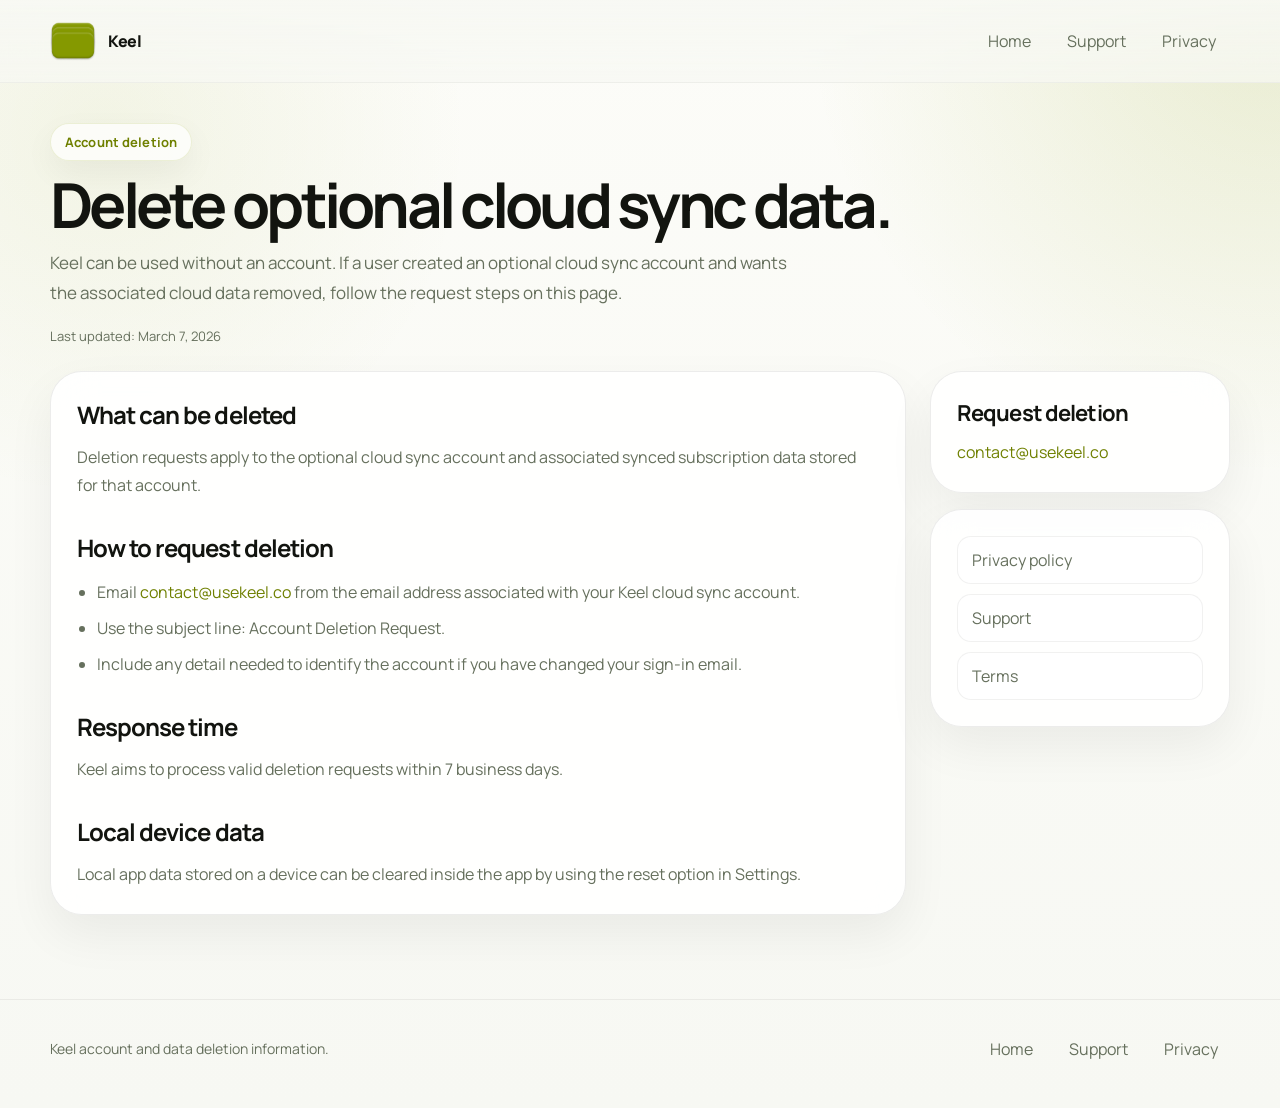
<file: account-deletion.html>
<!DOCTYPE html>
<html lang="en">
  <head>
    <meta charset="UTF-8" />
    <meta name="viewport" content="width=device-width, initial-scale=1.0" />
    <title>Account Deletion | Keel</title>
    <meta
      name="description"
      content="How to request deletion of your optional Keel cloud sync account and associated cloud data."
    />
    <link rel="icon" type="image/png" href="./2.png" />
    <link rel="stylesheet" href="./styles.css" />
  </head>
  <body>
    <header class="site-header">
      <div class="shell header-inner">
        <a class="brand" href="./index.html" aria-label="Keel home">
          <span class="brand-mark" aria-hidden="true"></span>
          <span>Keel</span>
        </a>
        <nav class="header-nav" aria-label="Primary">
          <a class="nav-link" href="./index.html">Home</a>
          <a class="nav-link" href="./support.html">Support</a>
          <a class="nav-link" href="./privacy-policy.html">Privacy</a>
        </nav>
      </div>
    </header>

    <main class="page-shell">
      <div class="shell">
        <section class="page-hero">
          <div class="eyebrow">Account deletion</div>
          <h1>Delete optional cloud sync data.</h1>
          <p>
            Keel can be used without an account. If a user created an optional cloud
            sync account and wants the associated cloud data removed, follow the
            request steps on this page.
          </p>
          <div class="page-meta">Last updated: March 7, 2026</div>
        </section>

        <section class="page-grid">
          <article class="page-card">
            <h2>What can be deleted</h2>
            <p>
              Deletion requests apply to the optional cloud sync account and associated
              synced subscription data stored for that account.
            </p>

            <h2>How to request deletion</h2>
            <ul>
              <li>
                Email <a class="accent" href="mailto:contact@usekeel.co">contact@usekeel.co</a>
                from the email address associated with your Keel cloud sync account.
              </li>
              <li>Use the subject line: Account Deletion Request.</li>
              <li>
                Include any detail needed to identify the account if you have changed
                your sign-in email.
              </li>
            </ul>

            <h2>Response time</h2>
            <p>
              Keel aims to process valid deletion requests within 7 business days.
            </p>

            <h2>Local device data</h2>
            <p>
              Local app data stored on a device can be cleared inside the app by using
              the reset option in Settings.
            </p>
          </article>

          <aside class="page-side">
            <div class="support-card">
              <h3>Request deletion</h3>
              <p>
                <a class="accent" href="mailto:contact@usekeel.co?subject=Account%20Deletion%20Request">contact@usekeel.co</a>
              </p>
            </div>
            <div class="support-card page-links">
              <a href="./privacy-policy.html">Privacy policy</a>
              <a href="./support.html">Support</a>
              <a href="./terms.html">Terms</a>
            </div>
          </aside>
        </section>
      </div>
    </main>

    <footer class="footer">
      <div class="shell footer-inner">
        <div class="footer-copy">Keel account and data deletion information.</div>
        <div class="footer-links">
          <a href="./index.html">Home</a>
          <a href="./support.html">Support</a>
          <a href="./privacy-policy.html">Privacy</a>
        </div>
      </div>
    </footer>
  </body>
</html>
</file>
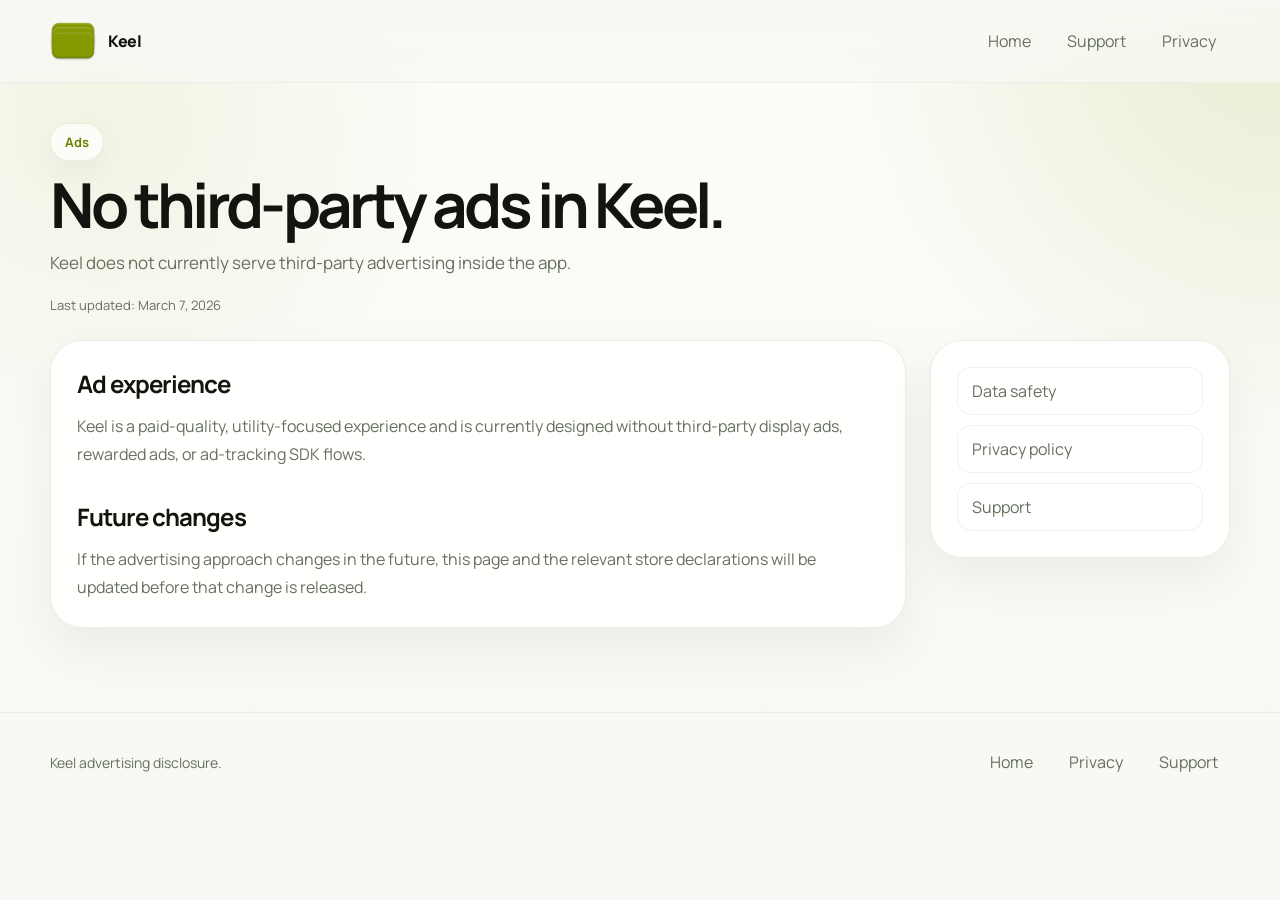
<file: ads.html>
<!DOCTYPE html>
<html lang="en">
  <head>
    <meta charset="UTF-8" />
    <meta name="viewport" content="width=device-width, initial-scale=1.0" />
    <title>Ads Disclosure | Keel</title>
    <meta
      name="description"
      content="Advertising disclosure for Keel."
    />
    <link rel="icon" type="image/png" href="./2.png" />
    <link rel="stylesheet" href="./styles.css" />
  </head>
  <body>
    <header class="site-header">
      <div class="shell header-inner">
        <a class="brand" href="./index.html" aria-label="Keel home">
          <span class="brand-mark" aria-hidden="true"></span>
          <span>Keel</span>
        </a>
        <nav class="header-nav" aria-label="Primary">
          <a class="nav-link" href="./index.html">Home</a>
          <a class="nav-link" href="./support.html">Support</a>
          <a class="nav-link" href="./privacy-policy.html">Privacy</a>
        </nav>
      </div>
    </header>

    <main class="page-shell">
      <div class="shell">
        <section class="page-hero">
          <div class="eyebrow">Ads</div>
          <h1>No third-party ads in Keel.</h1>
          <p>
            Keel does not currently serve third-party advertising inside the app.
          </p>
          <div class="page-meta">Last updated: March 7, 2026</div>
        </section>

        <section class="page-grid">
          <article class="page-card">
            <h2>Ad experience</h2>
            <p>
              Keel is a paid-quality, utility-focused experience and is currently
              designed without third-party display ads, rewarded ads, or ad-tracking
              SDK flows.
            </p>

            <h2>Future changes</h2>
            <p>
              If the advertising approach changes in the future, this page and the
              relevant store declarations will be updated before that change is
              released.
            </p>
          </article>

          <aside class="page-side">
            <div class="support-card page-links">
              <a href="./data-safety.html">Data safety</a>
              <a href="./privacy-policy.html">Privacy policy</a>
              <a href="./support.html">Support</a>
            </div>
          </aside>
        </section>
      </div>
    </main>

    <footer class="footer">
      <div class="shell footer-inner">
        <div class="footer-copy">Keel advertising disclosure.</div>
        <div class="footer-links">
          <a href="./index.html">Home</a>
          <a href="./privacy-policy.html">Privacy</a>
          <a href="./support.html">Support</a>
        </div>
      </div>
    </footer>
  </body>
</html>
</file>
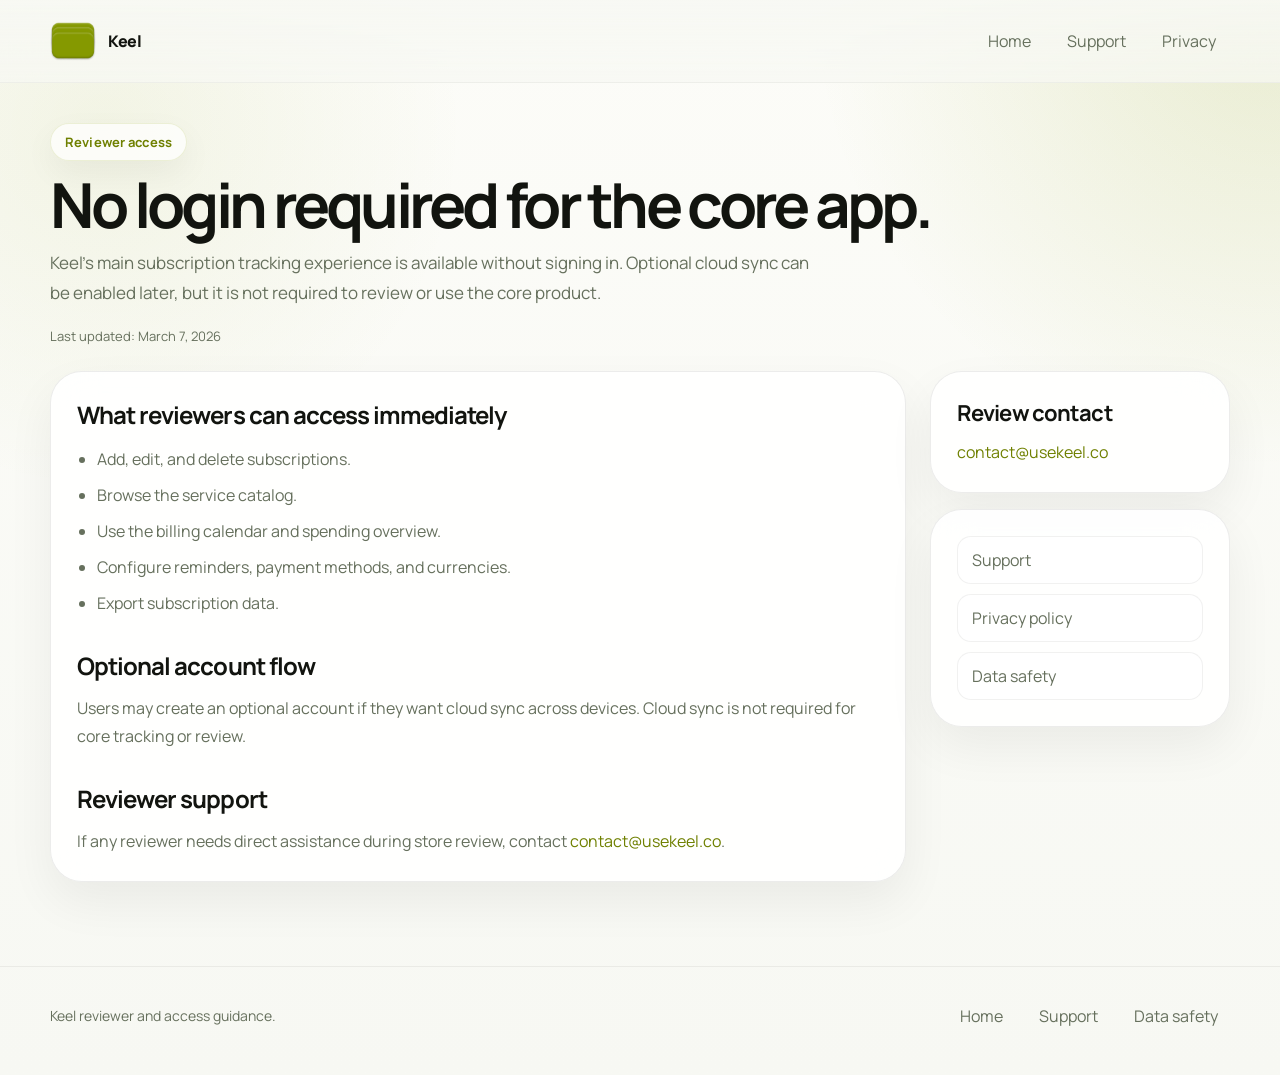
<file: app-access.html>
<!DOCTYPE html>
<html lang="en">
  <head>
    <meta charset="UTF-8" />
    <meta name="viewport" content="width=device-width, initial-scale=1.0" />
    <title>App Access | Keel</title>
    <meta
      name="description"
      content="Reviewer access information for Keel, including optional sign-in and core functionality access."
    />
    <link rel="icon" type="image/png" href="./2.png" />
    <link rel="stylesheet" href="./styles.css" />
  </head>
  <body>
    <header class="site-header">
      <div class="shell header-inner">
        <a class="brand" href="./index.html" aria-label="Keel home">
          <span class="brand-mark" aria-hidden="true"></span>
          <span>Keel</span>
        </a>
        <nav class="header-nav" aria-label="Primary">
          <a class="nav-link" href="./index.html">Home</a>
          <a class="nav-link" href="./support.html">Support</a>
          <a class="nav-link" href="./privacy-policy.html">Privacy</a>
        </nav>
      </div>
    </header>

    <main class="page-shell">
      <div class="shell">
        <section class="page-hero">
          <div class="eyebrow">Reviewer access</div>
          <h1>No login required for the core app.</h1>
          <p>
            Keel's main subscription tracking experience is available without signing
            in. Optional cloud sync can be enabled later, but it is not required to
            review or use the core product.
          </p>
          <div class="page-meta">Last updated: March 7, 2026</div>
        </section>

        <section class="page-grid">
          <article class="page-card">
            <h2>What reviewers can access immediately</h2>
            <ul>
              <li>Add, edit, and delete subscriptions.</li>
              <li>Browse the service catalog.</li>
              <li>Use the billing calendar and spending overview.</li>
              <li>Configure reminders, payment methods, and currencies.</li>
              <li>Export subscription data.</li>
            </ul>

            <h2>Optional account flow</h2>
            <p>
              Users may create an optional account if they want cloud sync across
              devices. Cloud sync is not required for core tracking or review.
            </p>

            <h2>Reviewer support</h2>
            <p>
              If any reviewer needs direct assistance during store review, contact
              <a class="accent" href="mailto:contact@usekeel.co">contact@usekeel.co</a>.
            </p>
          </article>

          <aside class="page-side">
            <div class="support-card">
              <h3>Review contact</h3>
              <p>
                <a class="accent" href="mailto:contact@usekeel.co">contact@usekeel.co</a>
              </p>
            </div>
            <div class="support-card page-links">
              <a href="./support.html">Support</a>
              <a href="./privacy-policy.html">Privacy policy</a>
              <a href="./data-safety.html">Data safety</a>
            </div>
          </aside>
        </section>
      </div>
    </main>

    <footer class="footer">
      <div class="shell footer-inner">
        <div class="footer-copy">Keel reviewer and access guidance.</div>
        <div class="footer-links">
          <a href="./index.html">Home</a>
          <a href="./support.html">Support</a>
          <a href="./data-safety.html">Data safety</a>
        </div>
      </div>
    </footer>
  </body>
</html>
</file>
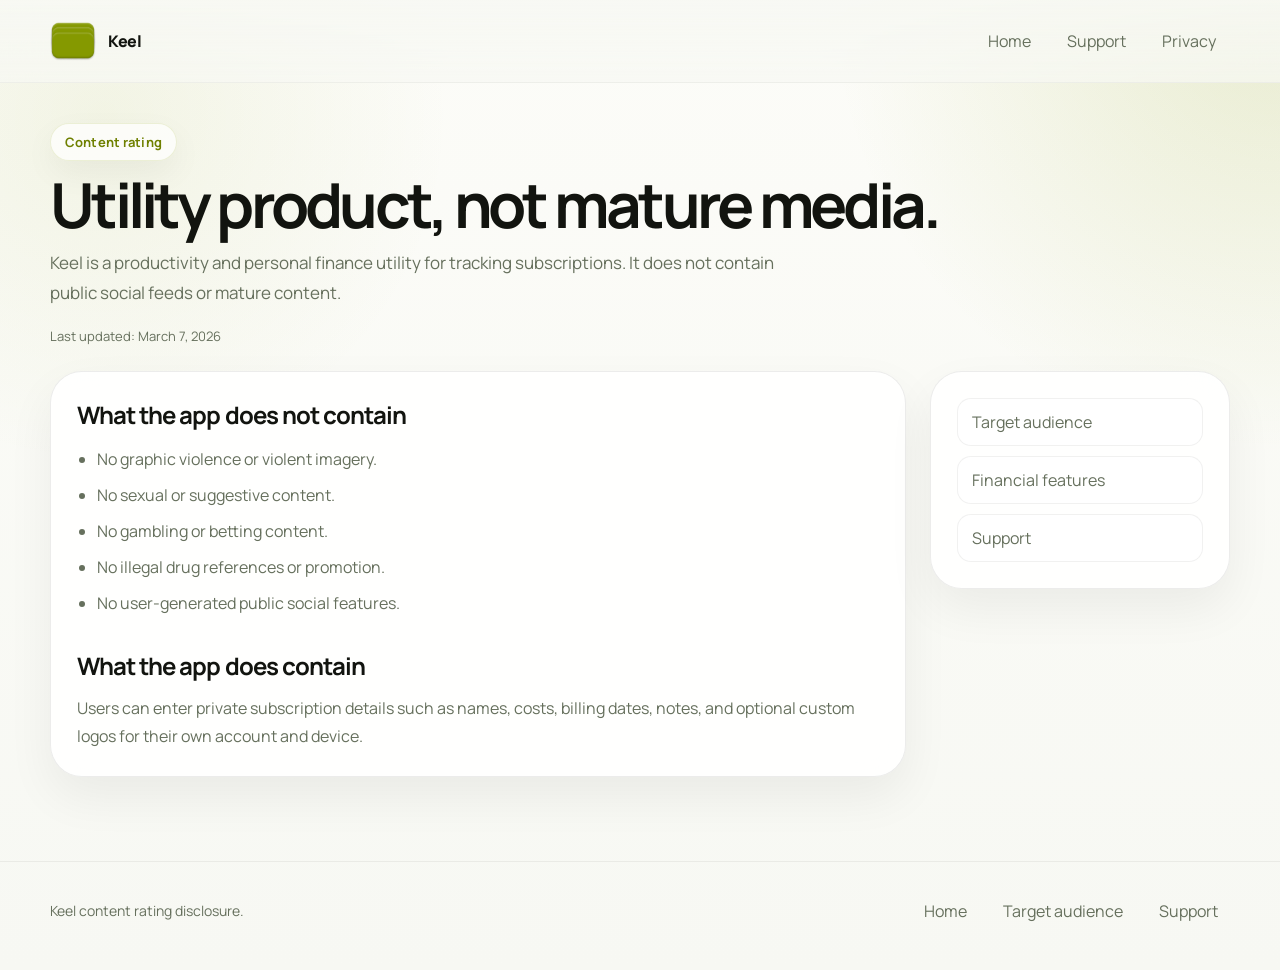
<file: content-rating.html>
<!DOCTYPE html>
<html lang="en">
  <head>
    <meta charset="UTF-8" />
    <meta name="viewport" content="width=device-width, initial-scale=1.0" />
    <title>Content Rating | Keel</title>
    <meta
      name="description"
      content="Content and rating disclosure for Keel."
    />
    <link rel="icon" type="image/png" href="./2.png" />
    <link rel="stylesheet" href="./styles.css" />
  </head>
  <body>
    <header class="site-header">
      <div class="shell header-inner">
        <a class="brand" href="./index.html" aria-label="Keel home">
          <span class="brand-mark" aria-hidden="true"></span>
          <span>Keel</span>
        </a>
        <nav class="header-nav" aria-label="Primary">
          <a class="nav-link" href="./index.html">Home</a>
          <a class="nav-link" href="./support.html">Support</a>
          <a class="nav-link" href="./privacy-policy.html">Privacy</a>
        </nav>
      </div>
    </header>

    <main class="page-shell">
      <div class="shell">
        <section class="page-hero">
          <div class="eyebrow">Content rating</div>
          <h1>Utility product, not mature media.</h1>
          <p>
            Keel is a productivity and personal finance utility for tracking
            subscriptions. It does not contain public social feeds or mature content.
          </p>
          <div class="page-meta">Last updated: March 7, 2026</div>
        </section>

        <section class="page-grid">
          <article class="page-card">
            <h2>What the app does not contain</h2>
            <ul>
              <li>No graphic violence or violent imagery.</li>
              <li>No sexual or suggestive content.</li>
              <li>No gambling or betting content.</li>
              <li>No illegal drug references or promotion.</li>
              <li>No user-generated public social features.</li>
            </ul>

            <h2>What the app does contain</h2>
            <p>
              Users can enter private subscription details such as names, costs, billing
              dates, notes, and optional custom logos for their own account and device.
            </p>
          </article>

          <aside class="page-side">
            <div class="support-card page-links">
              <a href="./target-audience.html">Target audience</a>
              <a href="./financial-features.html">Financial features</a>
              <a href="./support.html">Support</a>
            </div>
          </aside>
        </section>
      </div>
    </main>

    <footer class="footer">
      <div class="shell footer-inner">
        <div class="footer-copy">Keel content rating disclosure.</div>
        <div class="footer-links">
          <a href="./index.html">Home</a>
          <a href="./target-audience.html">Target audience</a>
          <a href="./support.html">Support</a>
        </div>
      </div>
    </footer>
  </body>
</html>
</file>
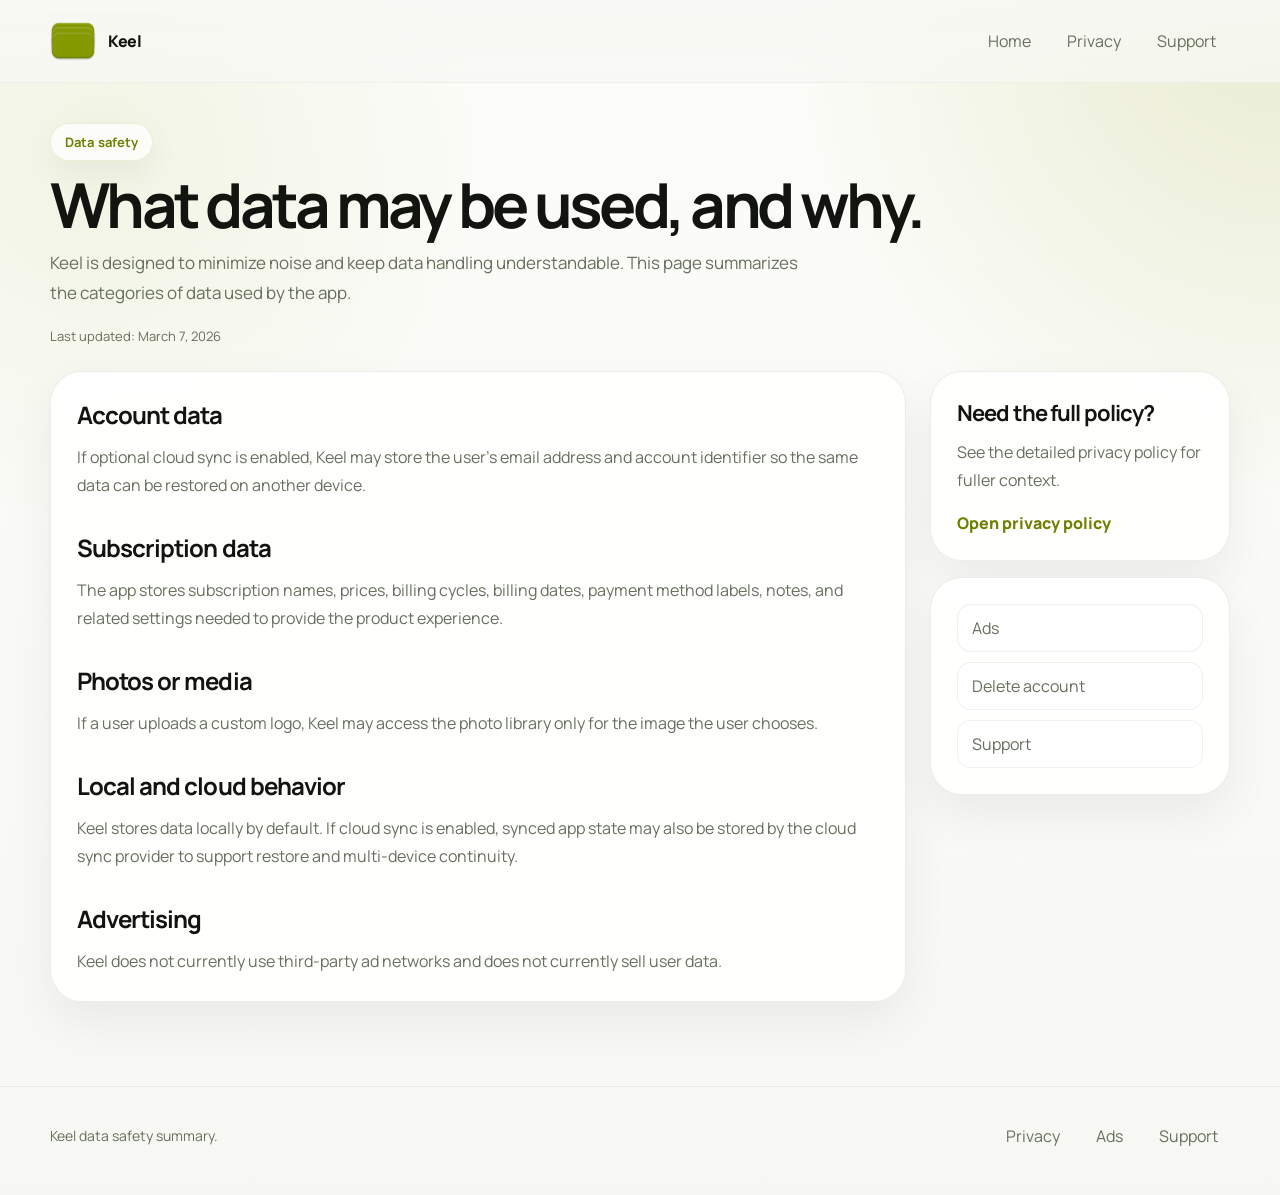
<file: data-safety.html>
<!DOCTYPE html>
<html lang="en">
  <head>
    <meta charset="UTF-8" />
    <meta name="viewport" content="width=device-width, initial-scale=1.0" />
    <title>Data Safety | Keel</title>
    <meta
      name="description"
      content="Data safety overview for Keel."
    />
    <link rel="icon" type="image/png" href="./2.png" />
    <link rel="stylesheet" href="./styles.css" />
  </head>
  <body>
    <header class="site-header">
      <div class="shell header-inner">
        <a class="brand" href="./index.html" aria-label="Keel home">
          <span class="brand-mark" aria-hidden="true"></span>
          <span>Keel</span>
        </a>
        <nav class="header-nav" aria-label="Primary">
          <a class="nav-link" href="./index.html">Home</a>
          <a class="nav-link" href="./privacy-policy.html">Privacy</a>
          <a class="nav-link" href="./support.html">Support</a>
        </nav>
      </div>
    </header>

    <main class="page-shell">
      <div class="shell">
        <section class="page-hero">
          <div class="eyebrow">Data safety</div>
          <h1>What data may be used, and why.</h1>
          <p>
            Keel is designed to minimize noise and keep data handling understandable.
            This page summarizes the categories of data used by the app.
          </p>
          <div class="page-meta">Last updated: March 7, 2026</div>
        </section>

        <section class="page-grid">
          <article class="page-card">
            <h2>Account data</h2>
            <p>
              If optional cloud sync is enabled, Keel may store the user's email
              address and account identifier so the same data can be restored on
              another device.
            </p>

            <h2>Subscription data</h2>
            <p>
              The app stores subscription names, prices, billing cycles, billing dates,
              payment method labels, notes, and related settings needed to provide the
              product experience.
            </p>

            <h2>Photos or media</h2>
            <p>
              If a user uploads a custom logo, Keel may access the photo library only
              for the image the user chooses.
            </p>

            <h2>Local and cloud behavior</h2>
            <p>
              Keel stores data locally by default. If cloud sync is enabled, synced app
              state may also be stored by the cloud sync provider to support restore and
              multi-device continuity.
            </p>

            <h2>Advertising</h2>
            <p>
              Keel does not currently use third-party ad networks and does not currently
              sell user data.
            </p>
          </article>

          <aside class="page-side">
            <div class="support-card">
              <h3>Need the full policy?</h3>
              <p>See the detailed privacy policy for fuller context.</p>
              <a class="card-link" href="./privacy-policy.html">Open privacy policy</a>
            </div>
            <div class="support-card page-links">
              <a href="./ads.html">Ads</a>
              <a href="./account-deletion.html">Delete account</a>
              <a href="./support.html">Support</a>
            </div>
          </aside>
        </section>
      </div>
    </main>

    <footer class="footer">
      <div class="shell footer-inner">
        <div class="footer-copy">Keel data safety summary.</div>
        <div class="footer-links">
          <a href="./privacy-policy.html">Privacy</a>
          <a href="./ads.html">Ads</a>
          <a href="./support.html">Support</a>
        </div>
      </div>
    </footer>
  </body>
</html>
</file>
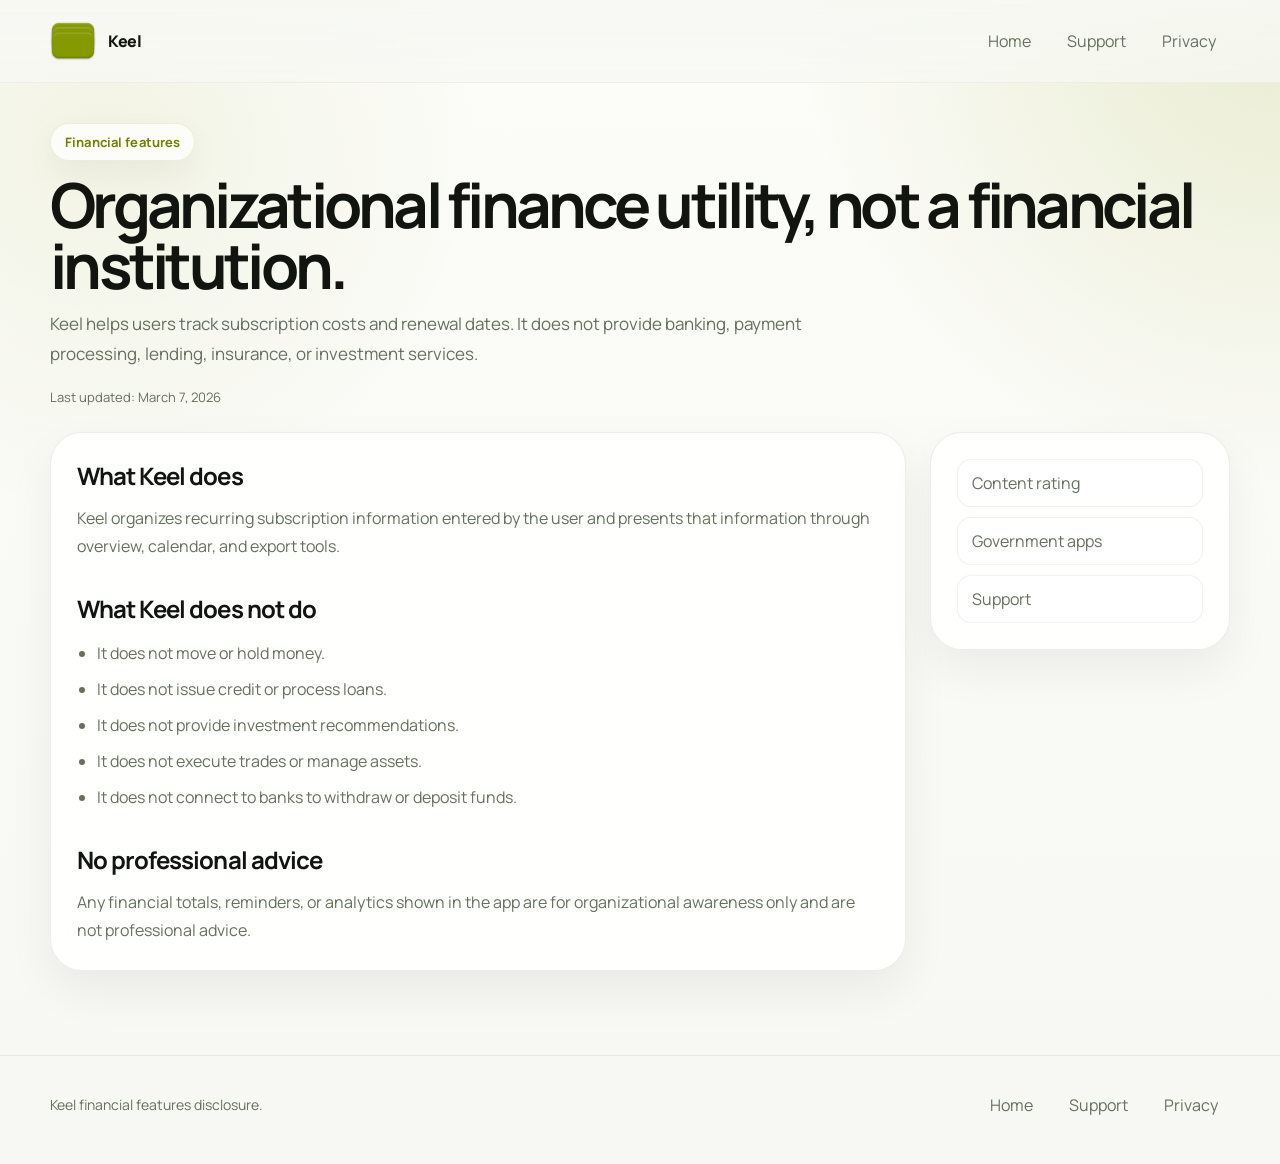
<file: financial-features.html>
<!DOCTYPE html>
<html lang="en">
  <head>
    <meta charset="UTF-8" />
    <meta name="viewport" content="width=device-width, initial-scale=1.0" />
    <title>Financial Features | Keel</title>
    <meta
      name="description"
      content="Financial product disclosure for Keel."
    />
    <link rel="icon" type="image/png" href="./2.png" />
    <link rel="stylesheet" href="./styles.css" />
  </head>
  <body>
    <header class="site-header">
      <div class="shell header-inner">
        <a class="brand" href="./index.html" aria-label="Keel home">
          <span class="brand-mark" aria-hidden="true"></span>
          <span>Keel</span>
        </a>
        <nav class="header-nav" aria-label="Primary">
          <a class="nav-link" href="./index.html">Home</a>
          <a class="nav-link" href="./support.html">Support</a>
          <a class="nav-link" href="./privacy-policy.html">Privacy</a>
        </nav>
      </div>
    </header>

    <main class="page-shell">
      <div class="shell">
        <section class="page-hero">
          <div class="eyebrow">Financial features</div>
          <h1>Organizational finance utility, not a financial institution.</h1>
          <p>
            Keel helps users track subscription costs and renewal dates. It does not
            provide banking, payment processing, lending, insurance, or investment
            services.
          </p>
          <div class="page-meta">Last updated: March 7, 2026</div>
        </section>

        <section class="page-grid">
          <article class="page-card">
            <h2>What Keel does</h2>
            <p>
              Keel organizes recurring subscription information entered by the user and
              presents that information through overview, calendar, and export tools.
            </p>

            <h2>What Keel does not do</h2>
            <ul>
              <li>It does not move or hold money.</li>
              <li>It does not issue credit or process loans.</li>
              <li>It does not provide investment recommendations.</li>
              <li>It does not execute trades or manage assets.</li>
              <li>It does not connect to banks to withdraw or deposit funds.</li>
            </ul>

            <h2>No professional advice</h2>
            <p>
              Any financial totals, reminders, or analytics shown in the app are for
              organizational awareness only and are not professional advice.
            </p>
          </article>

          <aside class="page-side">
            <div class="support-card page-links">
              <a href="./content-rating.html">Content rating</a>
              <a href="./government-apps.html">Government apps</a>
              <a href="./support.html">Support</a>
            </div>
          </aside>
        </section>
      </div>
    </main>

    <footer class="footer">
      <div class="shell footer-inner">
        <div class="footer-copy">Keel financial features disclosure.</div>
        <div class="footer-links">
          <a href="./index.html">Home</a>
          <a href="./support.html">Support</a>
          <a href="./privacy-policy.html">Privacy</a>
        </div>
      </div>
    </footer>
  </body>
</html>
</file>
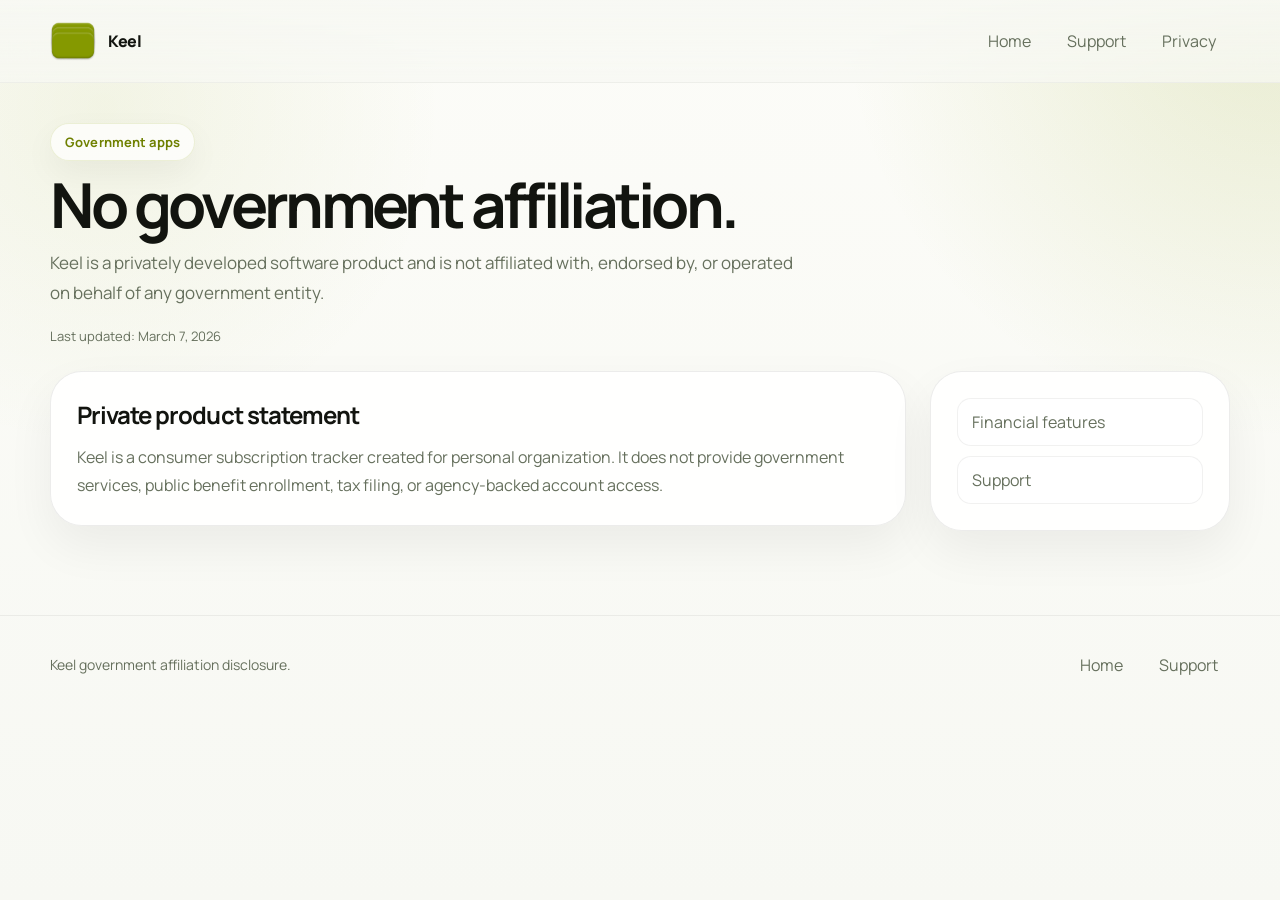
<file: government-apps.html>
<!DOCTYPE html>
<html lang="en">
  <head>
    <meta charset="UTF-8" />
    <meta name="viewport" content="width=device-width, initial-scale=1.0" />
    <title>Government Apps Disclosure | Keel</title>
    <meta
      name="description"
      content="Government affiliation disclosure for Keel."
    />
    <link rel="icon" type="image/png" href="./2.png" />
    <link rel="stylesheet" href="./styles.css" />
  </head>
  <body>
    <header class="site-header">
      <div class="shell header-inner">
        <a class="brand" href="./index.html" aria-label="Keel home">
          <span class="brand-mark" aria-hidden="true"></span>
          <span>Keel</span>
        </a>
        <nav class="header-nav" aria-label="Primary">
          <a class="nav-link" href="./index.html">Home</a>
          <a class="nav-link" href="./support.html">Support</a>
          <a class="nav-link" href="./privacy-policy.html">Privacy</a>
        </nav>
      </div>
    </header>

    <main class="page-shell">
      <div class="shell">
        <section class="page-hero">
          <div class="eyebrow">Government apps</div>
          <h1>No government affiliation.</h1>
          <p>
            Keel is a privately developed software product and is not affiliated with,
            endorsed by, or operated on behalf of any government entity.
          </p>
          <div class="page-meta">Last updated: March 7, 2026</div>
        </section>

        <section class="page-grid">
          <article class="page-card">
            <h2>Private product statement</h2>
            <p>
              Keel is a consumer subscription tracker created for personal
              organization. It does not provide government services, public benefit
              enrollment, tax filing, or agency-backed account access.
            </p>
          </article>

          <aside class="page-side">
            <div class="support-card page-links">
              <a href="./financial-features.html">Financial features</a>
              <a href="./support.html">Support</a>
            </div>
          </aside>
        </section>
      </div>
    </main>

    <footer class="footer">
      <div class="shell footer-inner">
        <div class="footer-copy">Keel government affiliation disclosure.</div>
        <div class="footer-links">
          <a href="./index.html">Home</a>
          <a href="./support.html">Support</a>
        </div>
      </div>
    </footer>
  </body>
</html>
</file>
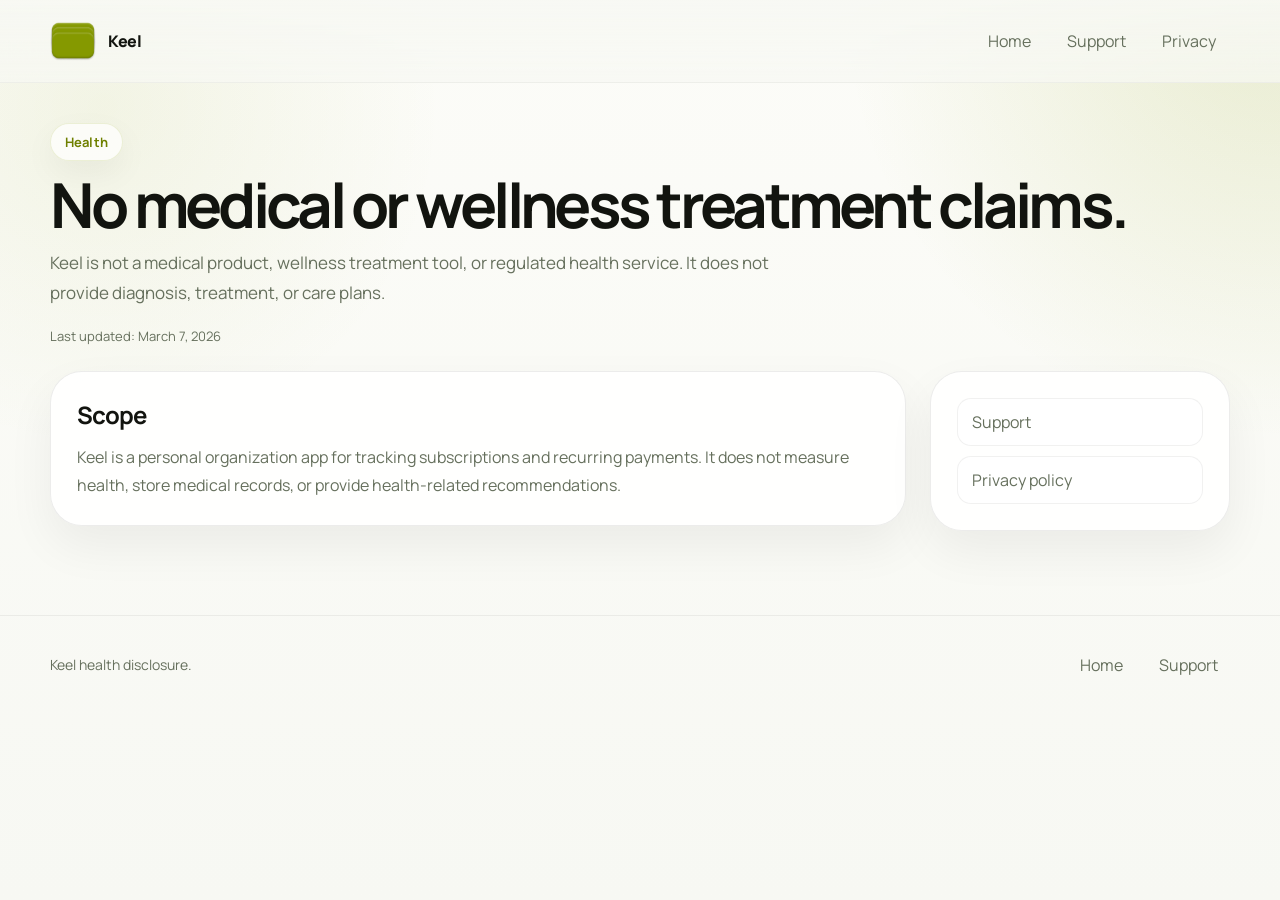
<file: health.html>
<!DOCTYPE html>
<html lang="en">
  <head>
    <meta charset="UTF-8" />
    <meta name="viewport" content="width=device-width, initial-scale=1.0" />
    <title>Health Disclosure | Keel</title>
    <meta
      name="description"
      content="Health and medical disclosure for Keel."
    />
    <link rel="icon" type="image/png" href="./2.png" />
    <link rel="stylesheet" href="./styles.css" />
  </head>
  <body>
    <header class="site-header">
      <div class="shell header-inner">
        <a class="brand" href="./index.html" aria-label="Keel home">
          <span class="brand-mark" aria-hidden="true"></span>
          <span>Keel</span>
        </a>
        <nav class="header-nav" aria-label="Primary">
          <a class="nav-link" href="./index.html">Home</a>
          <a class="nav-link" href="./support.html">Support</a>
          <a class="nav-link" href="./privacy-policy.html">Privacy</a>
        </nav>
      </div>
    </header>

    <main class="page-shell">
      <div class="shell">
        <section class="page-hero">
          <div class="eyebrow">Health</div>
          <h1>No medical or wellness treatment claims.</h1>
          <p>
            Keel is not a medical product, wellness treatment tool, or regulated health
            service. It does not provide diagnosis, treatment, or care plans.
          </p>
          <div class="page-meta">Last updated: March 7, 2026</div>
        </section>

        <section class="page-grid">
          <article class="page-card">
            <h2>Scope</h2>
            <p>
              Keel is a personal organization app for tracking subscriptions and
              recurring payments. It does not measure health, store medical records, or
              provide health-related recommendations.
            </p>
          </article>

          <aside class="page-side">
            <div class="support-card page-links">
              <a href="./support.html">Support</a>
              <a href="./privacy-policy.html">Privacy policy</a>
            </div>
          </aside>
        </section>
      </div>
    </main>

    <footer class="footer">
      <div class="shell footer-inner">
        <div class="footer-copy">Keel health disclosure.</div>
        <div class="footer-links">
          <a href="./index.html">Home</a>
          <a href="./support.html">Support</a>
        </div>
      </div>
    </footer>
  </body>
</html>
</file>
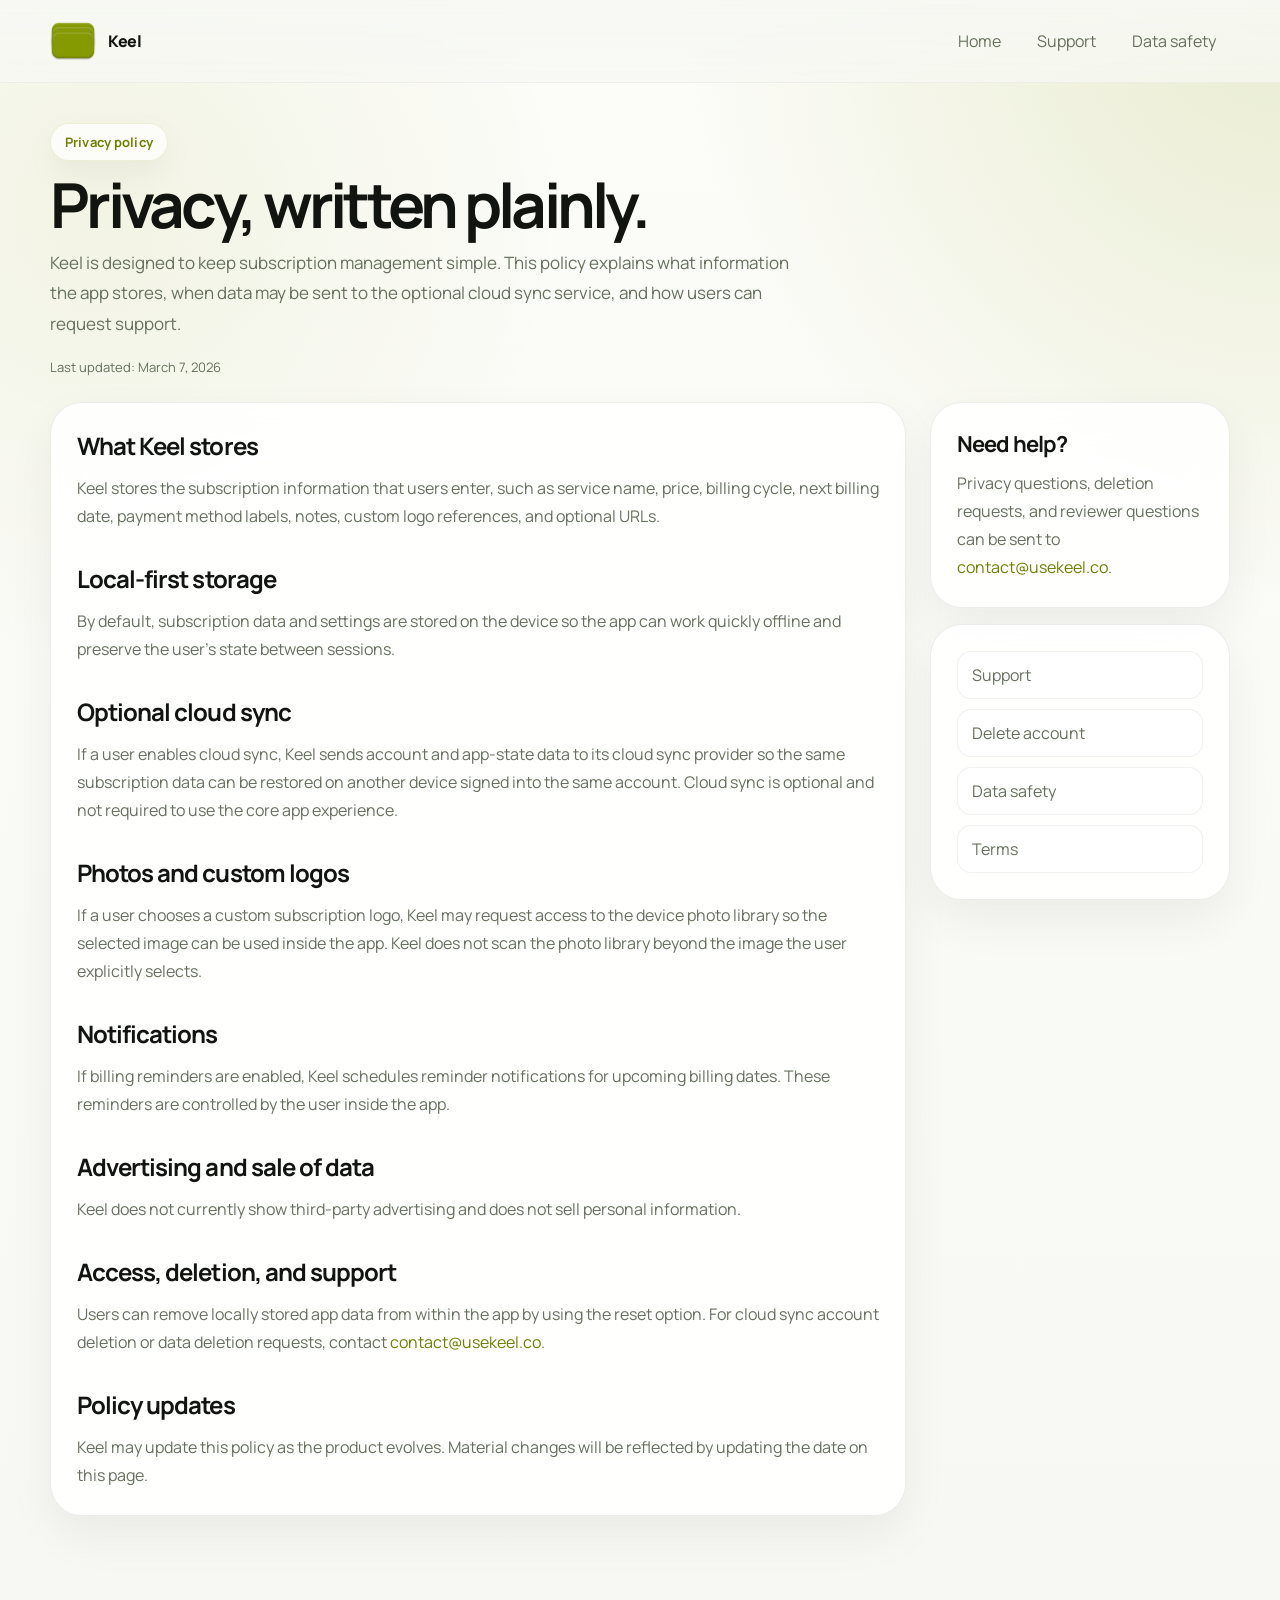
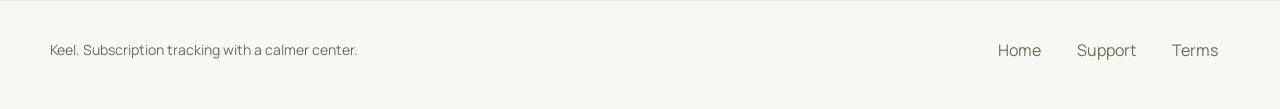
<file: privacy-policy.html>
<!DOCTYPE html>
<html lang="en">
  <head>
    <meta charset="UTF-8" />
    <meta name="viewport" content="width=device-width, initial-scale=1.0" />
    <title>Privacy Policy | Keel</title>
    <meta
      name="description"
      content="Keel privacy policy covering local storage, optional cloud sync, uploaded logos, and user rights."
    />
    <link rel="icon" type="image/png" href="./2.png" />
    <link rel="stylesheet" href="./styles.css" />
  </head>
  <body>
    <header class="site-header">
      <div class="shell header-inner">
        <a class="brand" href="./index.html" aria-label="Keel home">
          <span class="brand-mark" aria-hidden="true"></span>
          <span>Keel</span>
        </a>
        <nav class="header-nav" aria-label="Primary">
          <a class="nav-link" href="./index.html">Home</a>
          <a class="nav-link" href="./support.html">Support</a>
          <a class="nav-link" href="./data-safety.html">Data safety</a>
        </nav>
      </div>
    </header>

    <main class="page-shell">
      <div class="shell">
        <section class="page-hero">
          <div class="eyebrow">Privacy policy</div>
          <h1>Privacy, written plainly.</h1>
          <p>
            Keel is designed to keep subscription management simple. This policy
            explains what information the app stores, when data may be sent to the
            optional cloud sync service, and how users can request support.
          </p>
          <div class="page-meta">Last updated: March 7, 2026</div>
        </section>

        <section class="page-grid">
          <article class="page-card">
            <h2>What Keel stores</h2>
            <p>
              Keel stores the subscription information that users enter, such as
              service name, price, billing cycle, next billing date, payment method
              labels, notes, custom logo references, and optional URLs.
            </p>

            <h2>Local-first storage</h2>
            <p>
              By default, subscription data and settings are stored on the device so
              the app can work quickly offline and preserve the user's state between
              sessions.
            </p>

            <h2>Optional cloud sync</h2>
            <p>
              If a user enables cloud sync, Keel sends account and app-state data to
              its cloud sync provider so the same subscription data can be restored on
              another device signed into the same account. Cloud sync is optional and
              not required to use the core app experience.
            </p>

            <h2>Photos and custom logos</h2>
            <p>
              If a user chooses a custom subscription logo, Keel may request access to
              the device photo library so the selected image can be used inside the
              app. Keel does not scan the photo library beyond the image the user
              explicitly selects.
            </p>

            <h2>Notifications</h2>
            <p>
              If billing reminders are enabled, Keel schedules reminder notifications
              for upcoming billing dates. These reminders are controlled by the user
              inside the app.
            </p>

            <h2>Advertising and sale of data</h2>
            <p>
              Keel does not currently show third-party advertising and does not sell
              personal information.
            </p>

            <h2>Access, deletion, and support</h2>
            <p>
              Users can remove locally stored app data from within the app by using the
              reset option. For cloud sync account deletion or data deletion requests,
              contact <a class="accent" href="mailto:contact@usekeel.co">contact@usekeel.co</a>.
            </p>

            <h2>Policy updates</h2>
            <p>
              Keel may update this policy as the product evolves. Material changes will
              be reflected by updating the date on this page.
            </p>
          </article>

          <aside class="page-side">
            <div class="support-card">
              <h3>Need help?</h3>
              <p>
                Privacy questions, deletion requests, and reviewer questions can be
                sent to <a class="accent" href="mailto:contact@usekeel.co">contact@usekeel.co</a>.
              </p>
            </div>
            <div class="support-card page-links">
              <a href="./support.html">Support</a>
              <a href="./account-deletion.html">Delete account</a>
              <a href="./data-safety.html">Data safety</a>
              <a href="./terms.html">Terms</a>
            </div>
          </aside>
        </section>
      </div>
    </main>

    <footer class="footer">
      <div class="shell footer-inner">
        <div class="footer-copy">Keel. Subscription tracking with a calmer center.</div>
        <div class="footer-links">
          <a href="./index.html">Home</a>
          <a href="./support.html">Support</a>
          <a href="./terms.html">Terms</a>
        </div>
      </div>
    </footer>
  </body>
</html>
</file>
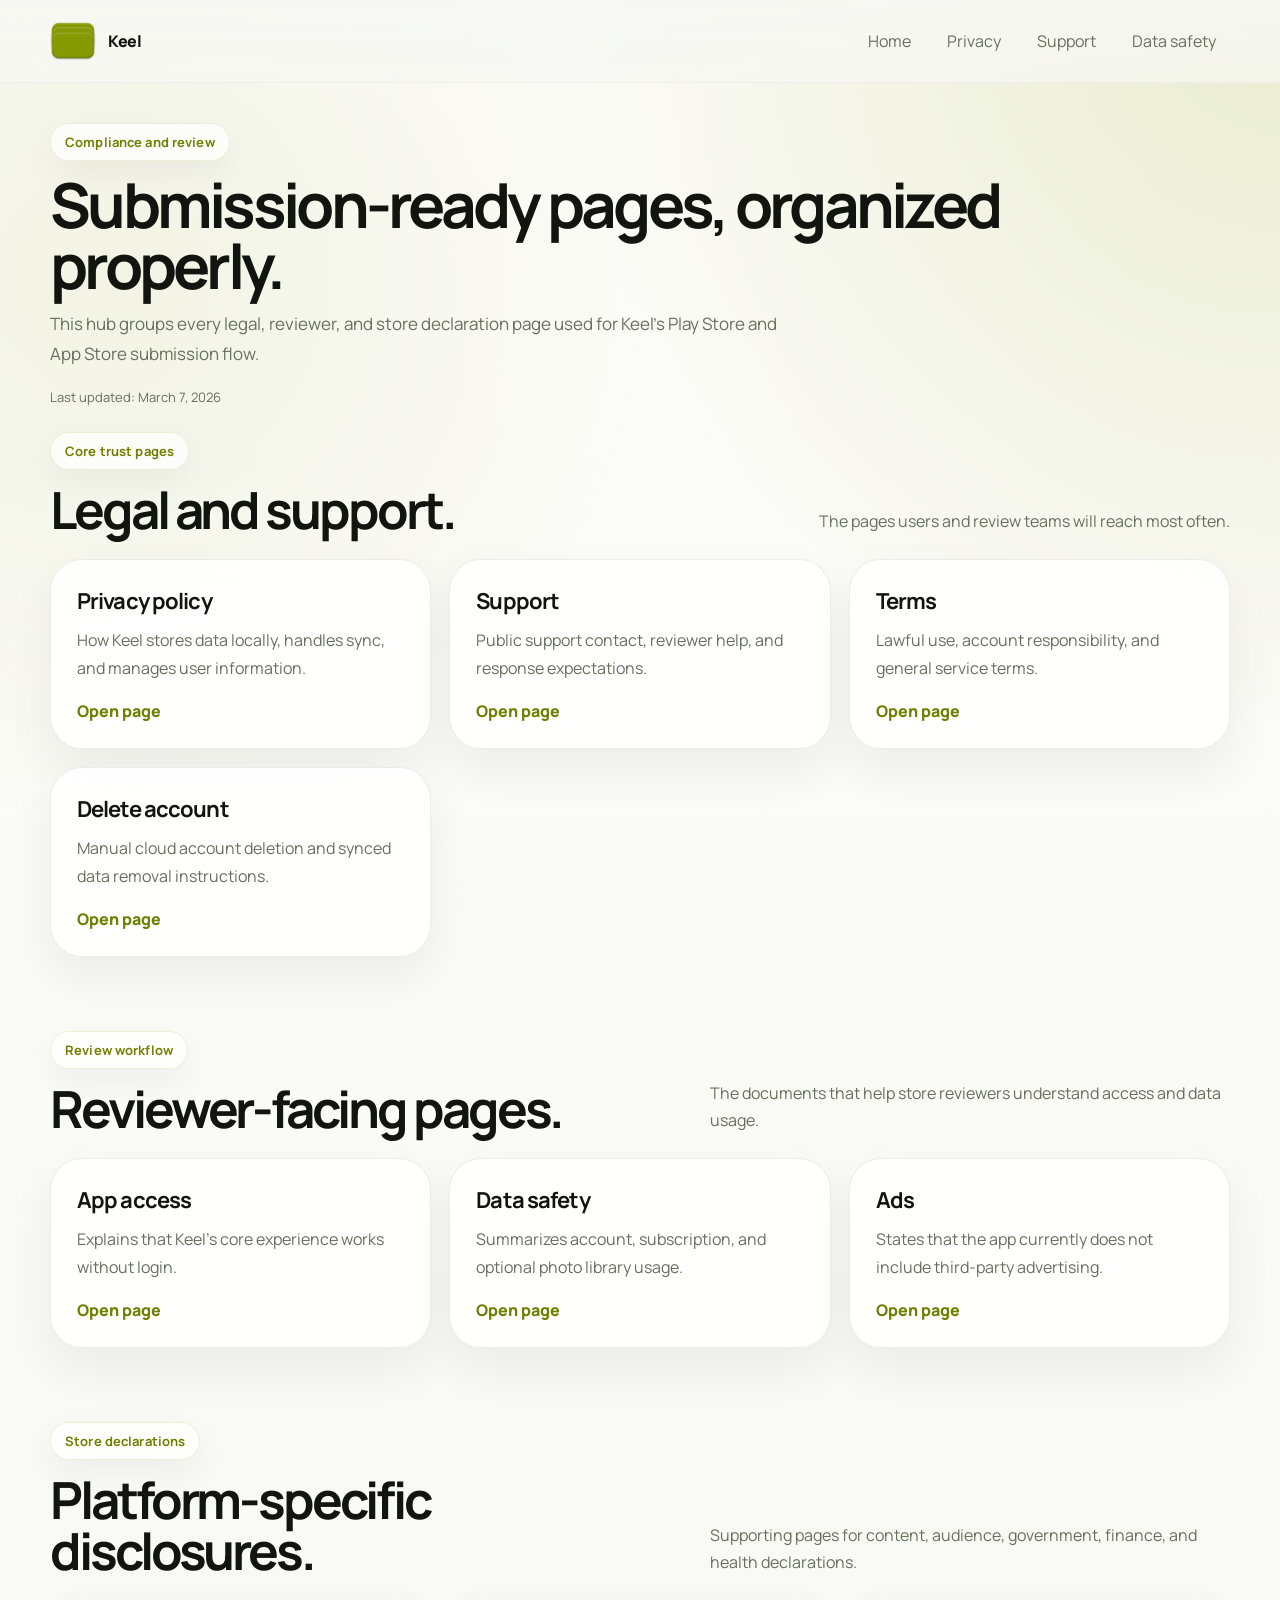
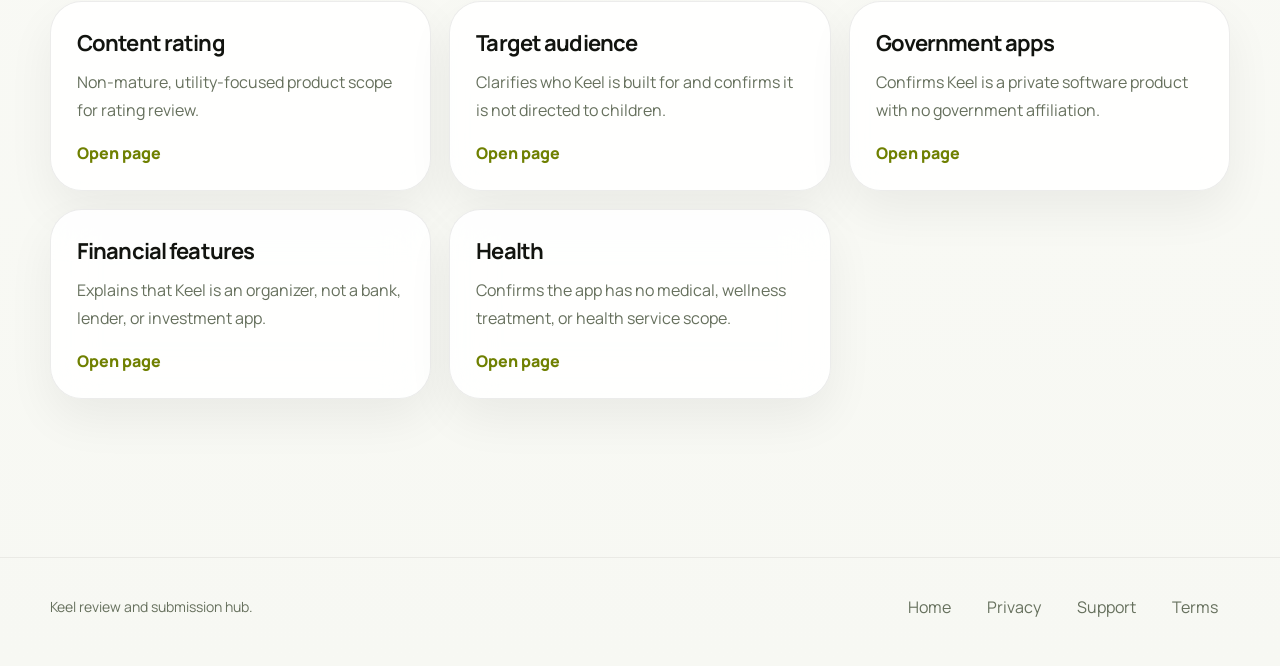
<file: review-center.html>
<!DOCTYPE html>
<html lang="en">
  <head>
    <meta charset="UTF-8" />
    <meta name="viewport" content="width=device-width, initial-scale=1.0" />
    <title>Review Hub | Keel</title>
    <meta
      name="description"
      content="Submission and compliance hub for Keel, including privacy, reviewer access, and platform declarations."
    />
    <meta name="theme-color" content="#859900" />
    <link rel="icon" type="image/png" href="./2.png" />
    <link rel="stylesheet" href="./styles.css" />
  </head>
  <body>
    <header class="site-header">
      <div class="shell header-inner">
        <a class="brand" href="./index.html" aria-label="Keel home">
          <span class="brand-mark" aria-hidden="true"></span>
          <span>Keel</span>
        </a>
        <nav class="header-nav" aria-label="Primary">
          <a class="nav-link" href="./index.html">Home</a>
          <a class="nav-link" href="./privacy-policy.html">Privacy</a>
          <a class="nav-link" href="./support.html">Support</a>
          <a class="nav-link" href="./data-safety.html">Data safety</a>
        </nav>
      </div>
    </header>

    <main class="page-shell">
      <div class="shell">
        <section class="page-hero">
          <div class="eyebrow">Compliance and review</div>
          <h1>Submission-ready pages, organized properly.</h1>
          <p>
            This hub groups every legal, reviewer, and store declaration page used for
            Keel's Play Store and App Store submission flow.
          </p>
          <div class="page-meta">Last updated: March 7, 2026</div>
        </section>

        <section class="section" style="padding-top: 0;">
          <div class="section-intro">
            <div>
              <div class="eyebrow">Core trust pages</div>
              <h2>Legal and support.</h2>
            </div>
            <p>
              The pages users and review teams will reach most often.
            </p>
          </div>

          <div class="policy-grid">
            <article class="policy-card">
              <h3>Privacy policy</h3>
              <p>How Keel stores data locally, handles sync, and manages user information.</p>
              <a class="card-link" href="./privacy-policy.html">Open page</a>
            </article>
            <article class="policy-card">
              <h3>Support</h3>
              <p>Public support contact, reviewer help, and response expectations.</p>
              <a class="card-link" href="./support.html">Open page</a>
            </article>
            <article class="policy-card">
              <h3>Terms</h3>
              <p>Lawful use, account responsibility, and general service terms.</p>
              <a class="card-link" href="./terms.html">Open page</a>
            </article>
            <article class="policy-card">
              <h3>Delete account</h3>
              <p>Manual cloud account deletion and synced data removal instructions.</p>
              <a class="card-link" href="./account-deletion.html">Open page</a>
            </article>
          </div>
        </section>

        <section class="section" style="padding-top: 0;">
          <div class="section-intro">
            <div>
              <div class="eyebrow">Review workflow</div>
              <h2>Reviewer-facing pages.</h2>
            </div>
            <p>
              The documents that help store reviewers understand access and data usage.
            </p>
          </div>

          <div class="policy-grid">
            <article class="policy-card">
              <h3>App access</h3>
              <p>Explains that Keel's core experience works without login.</p>
              <a class="card-link" href="./app-access.html">Open page</a>
            </article>
            <article class="policy-card">
              <h3>Data safety</h3>
              <p>Summarizes account, subscription, and optional photo library usage.</p>
              <a class="card-link" href="./data-safety.html">Open page</a>
            </article>
            <article class="policy-card">
              <h3>Ads</h3>
              <p>States that the app currently does not include third-party advertising.</p>
              <a class="card-link" href="./ads.html">Open page</a>
            </article>
          </div>
        </section>

        <section class="section" style="padding-top: 0;">
          <div class="section-intro">
            <div>
              <div class="eyebrow">Store declarations</div>
              <h2>Platform-specific disclosures.</h2>
            </div>
            <p>
              Supporting pages for content, audience, government, finance, and health declarations.
            </p>
          </div>

          <div class="policy-grid">
            <article class="policy-card">
              <h3>Content rating</h3>
              <p>Non-mature, utility-focused product scope for rating review.</p>
              <a class="card-link" href="./content-rating.html">Open page</a>
            </article>
            <article class="policy-card">
              <h3>Target audience</h3>
              <p>Clarifies who Keel is built for and confirms it is not directed to children.</p>
              <a class="card-link" href="./target-audience.html">Open page</a>
            </article>
            <article class="policy-card">
              <h3>Government apps</h3>
              <p>Confirms Keel is a private software product with no government affiliation.</p>
              <a class="card-link" href="./government-apps.html">Open page</a>
            </article>
            <article class="policy-card">
              <h3>Financial features</h3>
              <p>Explains that Keel is an organizer, not a bank, lender, or investment app.</p>
              <a class="card-link" href="./financial-features.html">Open page</a>
            </article>
            <article class="policy-card">
              <h3>Health</h3>
              <p>Confirms the app has no medical, wellness treatment, or health service scope.</p>
              <a class="card-link" href="./health.html">Open page</a>
            </article>
          </div>
        </section>
      </div>
    </main>

    <footer class="footer">
      <div class="shell footer-inner">
        <div class="footer-copy">Keel review and submission hub.</div>
        <div class="footer-links">
          <a href="./index.html">Home</a>
          <a href="./privacy-policy.html">Privacy</a>
          <a href="./support.html">Support</a>
          <a href="./terms.html">Terms</a>
        </div>
      </div>
    </footer>
  </body>
</html>
</file>
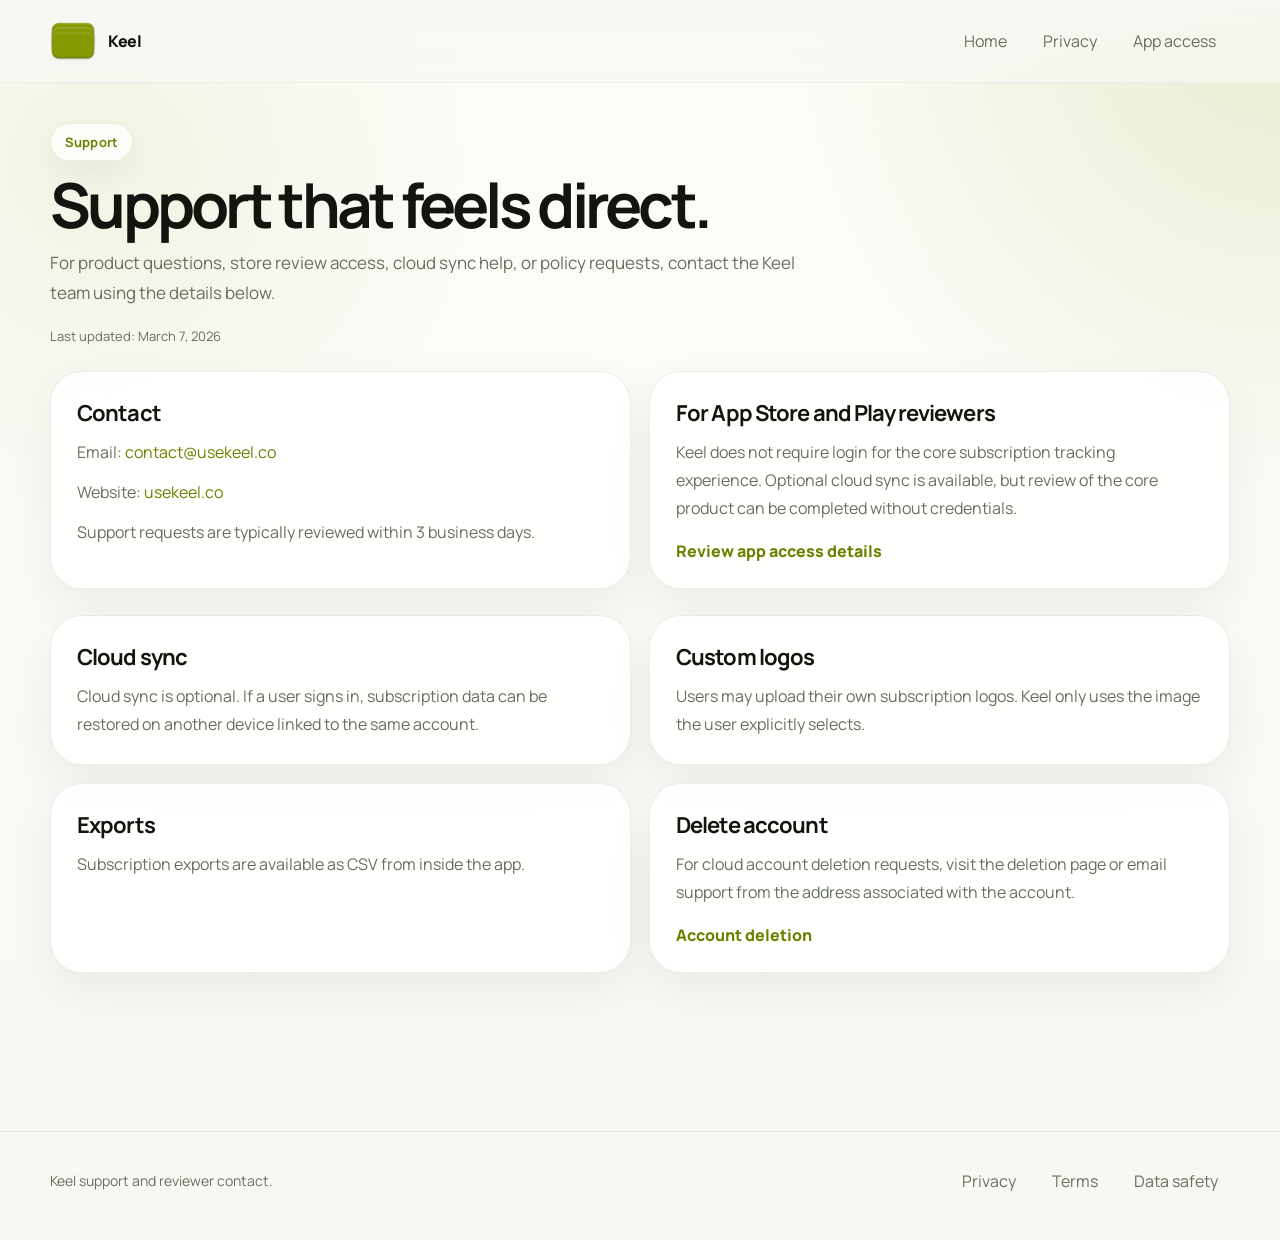
<file: support.html>
<!DOCTYPE html>
<html lang="en">
  <head>
    <meta charset="UTF-8" />
    <meta name="viewport" content="width=device-width, initial-scale=1.0" />
    <title>Support | Keel</title>
    <meta
      name="description"
      content="Keel support and contact page for users, reviewers, and app store teams."
    />
    <link rel="icon" type="image/png" href="./2.png" />
    <link rel="stylesheet" href="./styles.css" />
  </head>
  <body>
    <header class="site-header">
      <div class="shell header-inner">
        <a class="brand" href="./index.html" aria-label="Keel home">
          <span class="brand-mark" aria-hidden="true"></span>
          <span>Keel</span>
        </a>
        <nav class="header-nav" aria-label="Primary">
          <a class="nav-link" href="./index.html">Home</a>
          <a class="nav-link" href="./privacy-policy.html">Privacy</a>
          <a class="nav-link" href="./app-access.html">App access</a>
        </nav>
      </div>
    </header>

    <main class="page-shell">
      <div class="shell">
        <section class="page-hero">
          <div class="eyebrow">Support</div>
          <h1>Support that feels direct.</h1>
          <p>
            For product questions, store review access, cloud sync help, or policy
            requests, contact the Keel team using the details below.
          </p>
          <div class="page-meta">Last updated: March 7, 2026</div>
        </section>

        <section class="support-grid">
          <article class="support-card">
            <h3>Contact</h3>
            <p>
              Email: <a class="accent" href="mailto:contact@usekeel.co">contact@usekeel.co</a>
            </p>
            <p style="margin-top: 12px;">
              Website: <a class="accent" href="https://usekeel.co">usekeel.co</a>
            </p>
            <p style="margin-top: 12px;">
              Support requests are typically reviewed within 3 business days.
            </p>
          </article>

          <article class="support-card">
            <h3>For App Store and Play reviewers</h3>
            <p>
              Keel does not require login for the core subscription tracking
              experience. Optional cloud sync is available, but review of the core
              product can be completed without credentials.
            </p>
            <a class="card-link" href="./app-access.html">Review app access details</a>
          </article>
        </section>

        <section class="section" style="padding-top: 26px;">
          <div class="support-grid">
            <article class="faq-card">
              <h3>Cloud sync</h3>
              <p>
                Cloud sync is optional. If a user signs in, subscription data can be
                restored on another device linked to the same account.
              </p>
            </article>

            <article class="faq-card">
              <h3>Custom logos</h3>
              <p>
                Users may upload their own subscription logos. Keel only uses the image
                the user explicitly selects.
              </p>
            </article>

            <article class="faq-card">
              <h3>Exports</h3>
              <p>
                Subscription exports are available as CSV from inside the app.
              </p>
            </article>

            <article class="faq-card">
              <h3>Delete account</h3>
              <p>
                For cloud account deletion requests, visit the deletion page or email
                support from the address associated with the account.
              </p>
              <a class="card-link" href="./account-deletion.html">Account deletion</a>
            </article>
          </div>
        </section>
      </div>
    </main>

    <footer class="footer">
      <div class="shell footer-inner">
        <div class="footer-copy">Keel support and reviewer contact.</div>
        <div class="footer-links">
          <a href="./privacy-policy.html">Privacy</a>
          <a href="./terms.html">Terms</a>
          <a href="./data-safety.html">Data safety</a>
        </div>
      </div>
    </footer>
  </body>
</html>
</file>
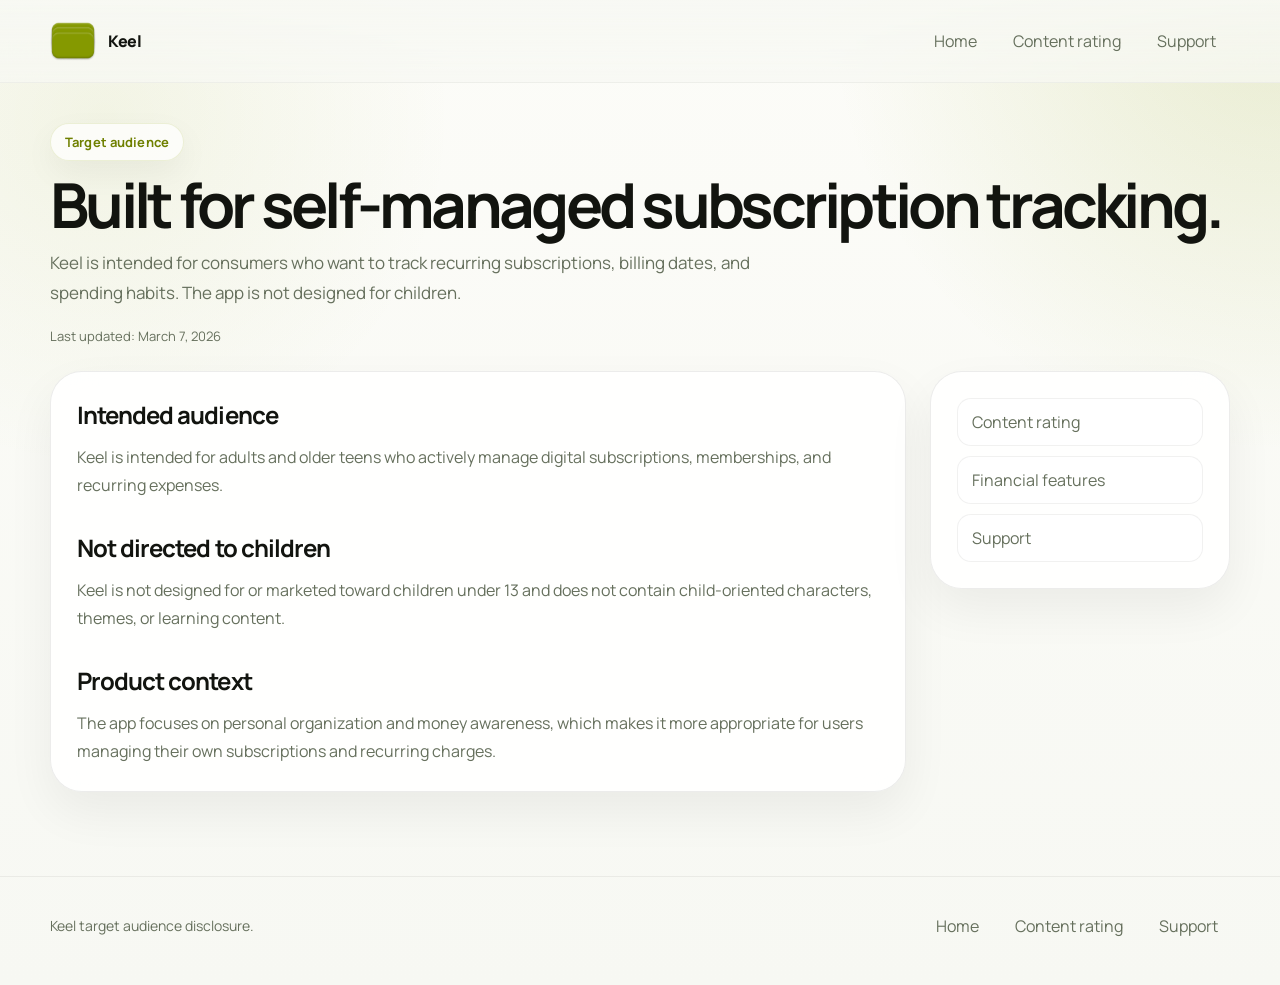
<file: target-audience.html>
<!DOCTYPE html>
<html lang="en">
  <head>
    <meta charset="UTF-8" />
    <meta name="viewport" content="width=device-width, initial-scale=1.0" />
    <title>Target Audience | Keel</title>
    <meta
      name="description"
      content="Target audience statement for Keel."
    />
    <link rel="icon" type="image/png" href="./2.png" />
    <link rel="stylesheet" href="./styles.css" />
  </head>
  <body>
    <header class="site-header">
      <div class="shell header-inner">
        <a class="brand" href="./index.html" aria-label="Keel home">
          <span class="brand-mark" aria-hidden="true"></span>
          <span>Keel</span>
        </a>
        <nav class="header-nav" aria-label="Primary">
          <a class="nav-link" href="./index.html">Home</a>
          <a class="nav-link" href="./content-rating.html">Content rating</a>
          <a class="nav-link" href="./support.html">Support</a>
        </nav>
      </div>
    </header>

    <main class="page-shell">
      <div class="shell">
        <section class="page-hero">
          <div class="eyebrow">Target audience</div>
          <h1>Built for self-managed subscription tracking.</h1>
          <p>
            Keel is intended for consumers who want to track recurring subscriptions,
            billing dates, and spending habits. The app is not designed for children.
          </p>
          <div class="page-meta">Last updated: March 7, 2026</div>
        </section>

        <section class="page-grid">
          <article class="page-card">
            <h2>Intended audience</h2>
            <p>
              Keel is intended for adults and older teens who actively manage digital
              subscriptions, memberships, and recurring expenses.
            </p>

            <h2>Not directed to children</h2>
            <p>
              Keel is not designed for or marketed toward children under 13 and does
              not contain child-oriented characters, themes, or learning content.
            </p>

            <h2>Product context</h2>
            <p>
              The app focuses on personal organization and money awareness, which makes
              it more appropriate for users managing their own subscriptions and
              recurring charges.
            </p>
          </article>

          <aside class="page-side">
            <div class="support-card page-links">
              <a href="./content-rating.html">Content rating</a>
              <a href="./financial-features.html">Financial features</a>
              <a href="./support.html">Support</a>
            </div>
          </aside>
        </section>
      </div>
    </main>

    <footer class="footer">
      <div class="shell footer-inner">
        <div class="footer-copy">Keel target audience disclosure.</div>
        <div class="footer-links">
          <a href="./index.html">Home</a>
          <a href="./content-rating.html">Content rating</a>
          <a href="./support.html">Support</a>
        </div>
      </div>
    </footer>
  </body>
</html>
</file>
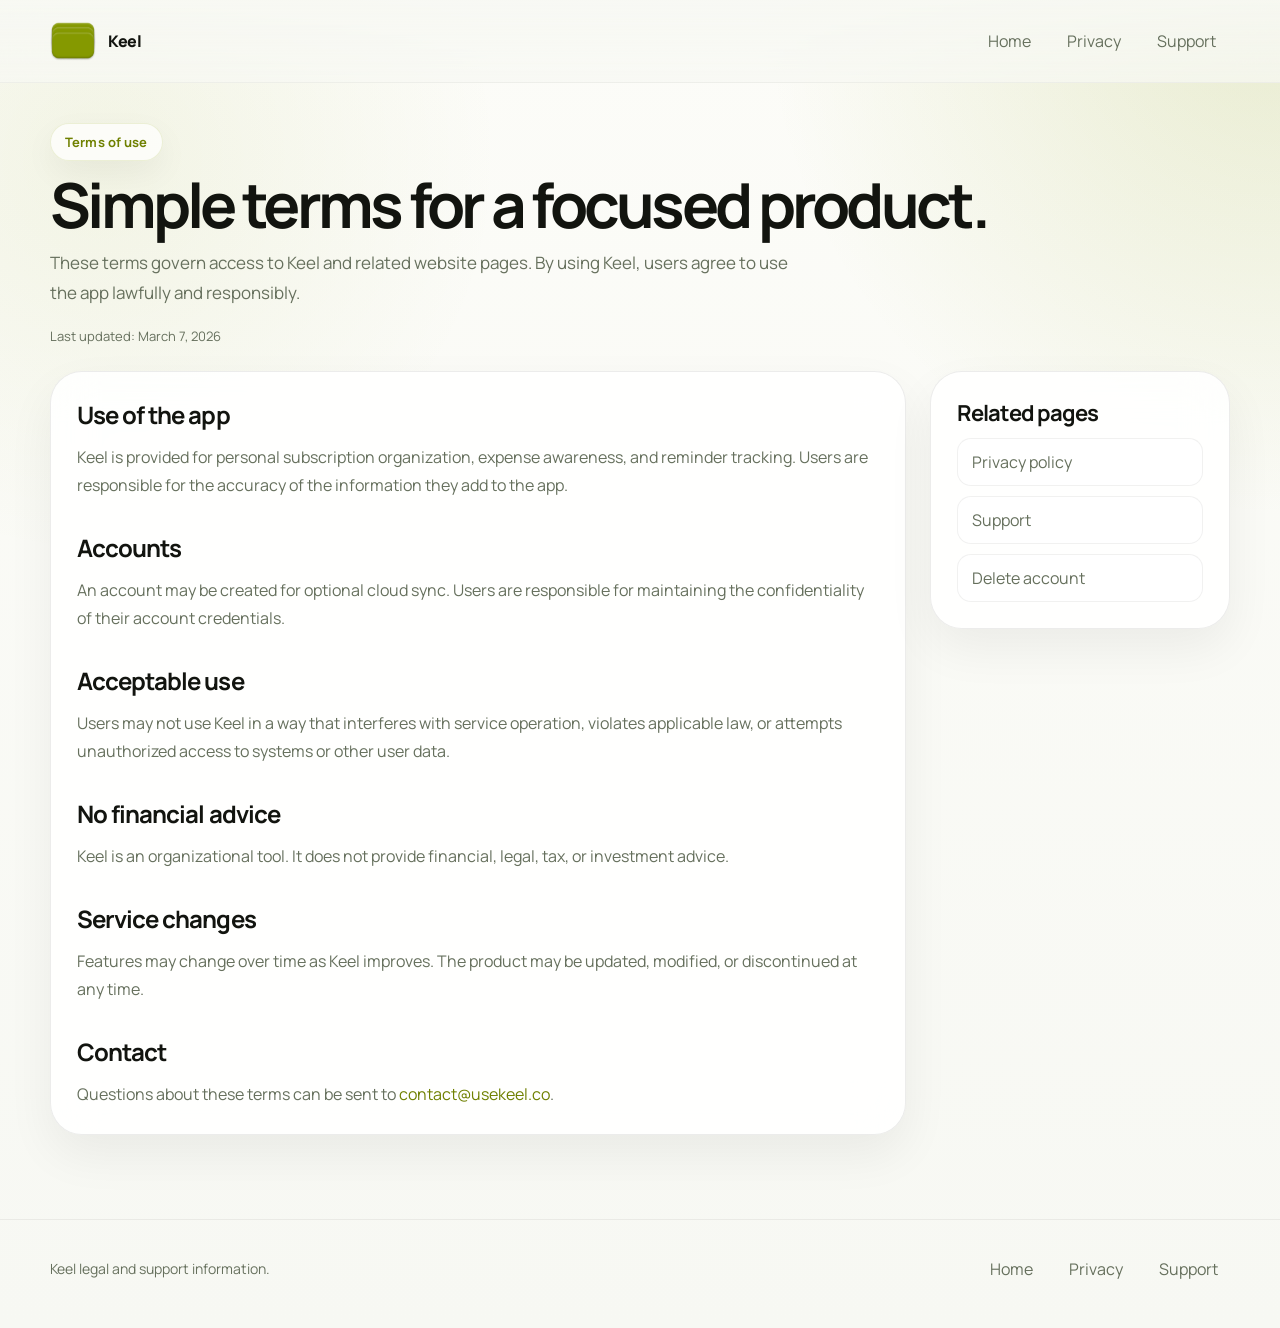
<file: terms.html>
<!DOCTYPE html>
<html lang="en">
  <head>
    <meta charset="UTF-8" />
    <meta name="viewport" content="width=device-width, initial-scale=1.0" />
    <title>Terms of Use | Keel</title>
    <meta
      name="description"
      content="Terms of use for Keel, covering access, accounts, acceptable use, and support expectations."
    />
    <link rel="icon" type="image/png" href="./2.png" />
    <link rel="stylesheet" href="./styles.css" />
  </head>
  <body>
    <header class="site-header">
      <div class="shell header-inner">
        <a class="brand" href="./index.html" aria-label="Keel home">
          <span class="brand-mark" aria-hidden="true"></span>
          <span>Keel</span>
        </a>
        <nav class="header-nav" aria-label="Primary">
          <a class="nav-link" href="./index.html">Home</a>
          <a class="nav-link" href="./privacy-policy.html">Privacy</a>
          <a class="nav-link" href="./support.html">Support</a>
        </nav>
      </div>
    </header>

    <main class="page-shell">
      <div class="shell">
        <section class="page-hero">
          <div class="eyebrow">Terms of use</div>
          <h1>Simple terms for a focused product.</h1>
          <p>
            These terms govern access to Keel and related website pages. By using
            Keel, users agree to use the app lawfully and responsibly.
          </p>
          <div class="page-meta">Last updated: March 7, 2026</div>
        </section>

        <section class="page-grid">
          <article class="page-card">
            <h2>Use of the app</h2>
            <p>
              Keel is provided for personal subscription organization, expense awareness,
              and reminder tracking. Users are responsible for the accuracy of the
              information they add to the app.
            </p>

            <h2>Accounts</h2>
            <p>
              An account may be created for optional cloud sync. Users are responsible
              for maintaining the confidentiality of their account credentials.
            </p>

            <h2>Acceptable use</h2>
            <p>
              Users may not use Keel in a way that interferes with service operation,
              violates applicable law, or attempts unauthorized access to systems or
              other user data.
            </p>

            <h2>No financial advice</h2>
            <p>
              Keel is an organizational tool. It does not provide financial, legal,
              tax, or investment advice.
            </p>

            <h2>Service changes</h2>
            <p>
              Features may change over time as Keel improves. The product may be
              updated, modified, or discontinued at any time.
            </p>

            <h2>Contact</h2>
            <p>
              Questions about these terms can be sent to
              <a class="accent" href="mailto:contact@usekeel.co">contact@usekeel.co</a>.
            </p>
          </article>

          <aside class="page-side">
            <div class="support-card">
              <h3>Related pages</h3>
              <div class="page-links">
                <a href="./privacy-policy.html">Privacy policy</a>
                <a href="./support.html">Support</a>
                <a href="./account-deletion.html">Delete account</a>
              </div>
            </div>
          </aside>
        </section>
      </div>
    </main>

    <footer class="footer">
      <div class="shell footer-inner">
        <div class="footer-copy">Keel legal and support information.</div>
        <div class="footer-links">
          <a href="./index.html">Home</a>
          <a href="./privacy-policy.html">Privacy</a>
          <a href="./support.html">Support</a>
        </div>
      </div>
    </footer>
  </body>
</html>
</file>
<file: styles.css>
@import url("https://fonts.googleapis.com/css2?family=Instrument+Serif:ital@0;1&family=Manrope:wght@400;500;600;700;800&display=swap");

:root {
  --bg: #f7f8f3;
  --surface: rgba(255, 255, 255, 0.88);
  --surface-strong: #ffffff;
  --surface-soft: #f1f4e7;
  --text: #12140f;
  --muted: #66705d;
  --accent: #859900;
  --accent-deep: #6f8000;
  --accent-soft: rgba(133, 153, 0, 0.12);
  --line: rgba(18, 20, 15, 0.08);
  --shadow-lg: 0 30px 80px rgba(18, 20, 15, 0.08);
  --shadow-md: 0 20px 48px rgba(18, 20, 15, 0.06);
  --shadow-sm: 0 12px 32px rgba(18, 20, 15, 0.05);
  --radius-xl: 32px;
  --radius-lg: 24px;
  --radius-md: 18px;
  --radius-sm: 14px;
  --content: 1180px;
}

* {
  box-sizing: border-box;
}

html {
  scroll-behavior: smooth;
}

body {
  margin: 0;
  font-family: "Manrope", sans-serif;
  color: var(--text);
  background:
    radial-gradient(circle at top right, rgba(133, 153, 0, 0.16), transparent 28%),
    radial-gradient(circle at 8% 12%, rgba(133, 153, 0, 0.08), transparent 24%),
    linear-gradient(180deg, #fcfcf8 0%, var(--bg) 100%);
  min-height: 100vh;
}

a {
  color: inherit;
  text-decoration: none;
}

img {
  max-width: 100%;
  display: block;
}

.shell {
  width: min(var(--content), calc(100% - 32px));
  margin: 0 auto;
}

.site-header {
  position: sticky;
  top: 0;
  z-index: 20;
  padding: 18px 0;
  backdrop-filter: blur(18px);
  background: linear-gradient(
    180deg,
    rgba(247, 248, 243, 0.92) 0%,
    rgba(247, 248, 243, 0.72) 100%
  );
  border-bottom: 1px solid rgba(18, 20, 15, 0.04);
}

.header-inner {
  display: flex;
  align-items: center;
  justify-content: space-between;
  gap: 18px;
}

.brand {
  display: inline-flex;
  align-items: center;
  gap: 12px;
  font-weight: 800;
  letter-spacing: -0.03em;
}

.brand-mark {
  width: 46px;
  height: 46px;
  border-radius: 0;
  background: transparent url("./2.png") center / contain no-repeat;
  box-shadow: none;
  flex-shrink: 0;
}

.brand-mark::before,
.brand-mark::after {
  display: none;
}

.header-nav {
  display: flex;
  align-items: center;
  gap: 8px;
  flex-wrap: wrap;
  justify-content: flex-end;
}

.nav-link {
  padding: 10px 14px;
  border-radius: 999px;
  color: var(--muted);
  transition: background-color 160ms ease, color 160ms ease, transform 160ms ease;
}

.nav-link:hover,
.nav-link:focus-visible {
  background: rgba(133, 153, 0, 0.09);
  color: var(--text);
  transform: translateY(-1px);
}

.hero {
  padding: 88px 0 54px;
}

.hero-grid {
  display: grid;
  grid-template-columns: minmax(0, 1.15fr) minmax(340px, 0.85fr);
  gap: 36px;
  align-items: stretch;
}

.eyebrow {
  display: inline-flex;
  align-items: center;
  gap: 10px;
  padding: 9px 14px;
  border-radius: 999px;
  background: rgba(255, 255, 255, 0.72);
  border: 1px solid rgba(133, 153, 0, 0.14);
  color: var(--accent-deep);
  font-size: 13px;
  font-weight: 700;
  letter-spacing: 0.01em;
  box-shadow: var(--shadow-sm);
}

.eyebrow-dot {
  width: 8px;
  height: 8px;
  border-radius: 999px;
  background: var(--accent);
  box-shadow: 0 0 0 8px rgba(133, 153, 0, 0.1);
}

.hero h1 {
  margin: 22px 0 18px;
  font-size: clamp(48px, 7vw, 86px);
  line-height: 0.95;
  letter-spacing: -0.065em;
}

.hero h1 em {
  font-family: "Instrument Serif", serif;
  font-style: italic;
  font-weight: 400;
  color: var(--accent-deep);
}

.hero-copy {
  max-width: 640px;
  font-size: 18px;
  line-height: 1.75;
  color: var(--muted);
}

.hero-actions {
  display: flex;
  gap: 14px;
  margin-top: 30px;
  flex-wrap: wrap;
}

.store-link {
  display: inline-flex;
  align-items: center;
  justify-content: center;
  transition: transform 160ms ease, opacity 160ms ease;
}

.store-link:hover,
.store-link:focus-visible {
  transform: translateY(-1px);
  opacity: 0.92;
}

.store-link img {
  width: 168px;
  height: 52px;
  object-fit: contain;
}

.button {
  display: inline-flex;
  align-items: center;
  justify-content: center;
  gap: 10px;
  padding: 15px 20px;
  border-radius: 999px;
  font-weight: 700;
  letter-spacing: -0.01em;
  transition: transform 160ms ease, box-shadow 160ms ease, background-color 160ms ease;
}

.button:hover,
.button:focus-visible {
  transform: translateY(-1px);
}

.button-primary {
  background: linear-gradient(180deg, #8ea500 0%, #7c8f00 100%);
  color: #ffffff;
  box-shadow: 0 18px 40px rgba(133, 153, 0, 0.26);
}

.button-secondary {
  background: rgba(255, 255, 255, 0.88);
  color: var(--text);
  border: 1px solid rgba(18, 20, 15, 0.08);
  box-shadow: var(--shadow-sm);
}

.hero-footnote {
  margin-top: 24px;
  color: var(--muted);
  font-size: 13px;
}

.hero-panel,
.feature-card,
.metric-card,
.page-card,
.policy-card,
.support-card,
.faq-card {
  border: 1px solid var(--line);
  background: var(--surface);
  border-radius: var(--radius-xl);
  box-shadow: var(--shadow-md);
  backdrop-filter: blur(22px);
}

.hero-panel {
  padding: 22px;
  position: relative;
  overflow: hidden;
}

.hero-panel::before {
  content: "";
  position: absolute;
  inset: 0;
  background:
    radial-gradient(circle at top right, rgba(133, 153, 0, 0.18), transparent 26%),
    linear-gradient(180deg, rgba(255, 255, 255, 0.72), rgba(255, 255, 255, 0.3));
  pointer-events: none;
}

.mockup {
  position: relative;
  z-index: 1;
  padding: 22px;
  border-radius: 28px;
  background: linear-gradient(180deg, #ffffff 0%, #f7f8f2 100%);
  border: 1px solid rgba(18, 20, 15, 0.06);
  box-shadow: inset 0 1px 0 rgba(255, 255, 255, 0.8);
}

.mockup-top {
  display: flex;
  justify-content: space-between;
  align-items: center;
  margin-bottom: 22px;
}

.mockup-title {
  font-size: 24px;
  font-weight: 800;
  letter-spacing: -0.04em;
}

.pill {
  padding: 8px 12px;
  border-radius: 999px;
  background: var(--surface-soft);
  color: var(--accent-deep);
  font-size: 12px;
  font-weight: 800;
}

.summary-card {
  padding: 22px;
  border-radius: 24px;
  background: linear-gradient(135deg, rgba(133, 153, 0, 0.1), rgba(255, 255, 255, 0.9));
  border: 1px solid rgba(133, 153, 0, 0.16);
}

.summary-label {
  color: var(--muted);
  font-size: 12px;
  font-weight: 700;
  text-transform: uppercase;
  letter-spacing: 0.12em;
}

.summary-value {
  margin-top: 12px;
  font-size: 42px;
  font-weight: 800;
  letter-spacing: -0.06em;
}

.summary-row {
  margin-top: 18px;
  display: grid;
  grid-template-columns: repeat(3, minmax(0, 1fr));
  gap: 12px;
}

.summary-stat {
  padding: 14px;
  background: rgba(255, 255, 255, 0.82);
  border: 1px solid rgba(18, 20, 15, 0.06);
  border-radius: 18px;
}

.summary-stat small {
  display: block;
  color: var(--muted);
  font-size: 11px;
  margin-bottom: 8px;
}

.summary-stat strong {
  font-size: 18px;
  letter-spacing: -0.03em;
}

.charge-list {
  margin-top: 16px;
  display: grid;
  gap: 12px;
}

.charge-item {
  display: flex;
  align-items: center;
  justify-content: space-between;
  gap: 14px;
  padding: 15px 16px;
  border-radius: 20px;
  background: rgba(255, 255, 255, 0.86);
  border: 1px solid rgba(18, 20, 15, 0.06);
}

.charge-meta {
  display: flex;
  align-items: center;
  gap: 12px;
}

.logo-chip {
  width: 44px;
  height: 44px;
  border-radius: 0;
  background: transparent;
  border: 0;
  padding: 0;
  display: grid;
  place-items: center;
  overflow: visible;
}

.logo-chip img {
  width: auto;
  height: auto;
  max-width: 100%;
  max-height: 100%;
  object-fit: contain;
}

.logo-chip-netflix img,
.logo-chip-figma img {
  max-width: 74%;
  max-height: 74%;
  transform: translateY(-1px);
}

.logo-chip-netflix {
  align-self: center;
}

.logo-chip-netflix img {
  max-width: 68%;
  max-height: 68%;
}

.logo-chip-figma {
  align-self: center;
}

.logo-chip-figma img {
  max-width: 70%;
  max-height: 70%;
}

.charge-name {
  font-weight: 700;
  letter-spacing: -0.02em;
}

.charge-date {
  color: var(--muted);
  font-size: 12px;
  margin-top: 4px;
}

.charge-price {
  font-weight: 800;
  letter-spacing: -0.03em;
}

.section {
  padding: 22px 0 74px;
}

.section-intro {
  display: flex;
  align-items: end;
  justify-content: space-between;
  gap: 20px;
  margin-bottom: 24px;
}

.section-intro .eyebrow {
  margin-bottom: 14px;
}

.section-intro h2 {
  margin: 0;
  font-size: clamp(32px, 4vw, 52px);
  line-height: 1;
  letter-spacing: -0.06em;
}

.section-intro p {
  margin: 0;
  color: var(--muted);
  max-width: 520px;
  line-height: 1.7;
}

.feature-grid,
.policy-grid,
.support-grid {
  display: grid;
  gap: 18px;
}

.feature-grid {
  grid-template-columns: repeat(3, minmax(0, 1fr));
}

.policy-grid {
  grid-template-columns: repeat(3, minmax(0, 1fr));
}

.support-grid {
  grid-template-columns: repeat(2, minmax(0, 1fr));
}

.feature-card,
.page-card,
.policy-card,
.support-card,
.faq-card {
  padding: 26px;
}

.feature-card h3,
.page-card h3,
.policy-card h3,
.support-card h3,
.faq-card h3 {
  margin: 0 0 10px;
  font-size: 22px;
  letter-spacing: -0.04em;
}

.feature-card p,
.page-card p,
.policy-card p,
.support-card p,
.faq-card p,
.page-card li,
.support-card li {
  margin: 0;
  color: var(--muted);
  line-height: 1.75;
}

.card-link {
  display: inline-flex;
  align-items: center;
  gap: 8px;
  margin-top: 18px;
  color: var(--accent-deep);
  font-weight: 800;
}

.card-link:hover,
.card-link:focus-visible {
  color: var(--accent);
}

.page-shell {
  padding: 40px 0 84px;
}

.page-hero {
  margin-bottom: 26px;
}

.page-hero h1 {
  margin: 14px 0 12px;
  font-size: clamp(34px, 5vw, 62px);
  line-height: 0.98;
  letter-spacing: -0.06em;
}

.page-hero p {
  margin: 0;
  max-width: 760px;
  color: var(--muted);
  font-size: 17px;
  line-height: 1.8;
}

.page-meta {
  margin-top: 18px;
  color: var(--muted);
  font-size: 13px;
}

.page-grid {
  display: grid;
  grid-template-columns: minmax(0, 1fr) 300px;
  gap: 24px;
  align-items: start;
}

.page-card h2 {
  margin: 32px 0 12px;
  font-size: 24px;
  letter-spacing: -0.04em;
}

.page-card h2:first-child {
  margin-top: 0;
}

.page-card ul {
  margin: 14px 0 0;
  padding-left: 20px;
  color: var(--muted);
}

.page-card li + li {
  margin-top: 8px;
}

.page-side {
  position: sticky;
  top: 96px;
  display: grid;
  gap: 16px;
}

.page-links {
  display: grid;
  gap: 10px;
}

.page-links a {
  padding: 12px 14px;
  border-radius: 14px;
  color: var(--muted);
  background: rgba(255, 255, 255, 0.72);
  border: 1px solid rgba(18, 20, 15, 0.06);
}

.page-links a:hover,
.page-links a:focus-visible {
  color: var(--text);
  border-color: rgba(133, 153, 0, 0.18);
}

.footer {
  padding: 28px 0 38px;
  border-top: 1px solid rgba(18, 20, 15, 0.06);
}

.footer-inner {
  display: flex;
  align-items: center;
  justify-content: space-between;
  gap: 18px;
  flex-wrap: wrap;
}

.footer-copy {
  color: var(--muted);
  font-size: 14px;
}

.footer-links {
  display: flex;
  gap: 12px;
  flex-wrap: wrap;
}

.footer-links a {
  padding: 10px 12px;
  border-radius: 999px;
  color: var(--muted);
}

.footer-links a:hover,
.footer-links a:focus-visible {
  background: rgba(133, 153, 0, 0.09);
  color: var(--text);
}

.accent {
  color: var(--accent-deep);
}

@media (max-width: 1080px) {
  .hero-grid,
  .page-grid,
  .feature-grid,
  .policy-grid,
  .support-grid {
    grid-template-columns: 1fr;
  }

  .page-side {
    position: static;
  }

  .hero {
    padding: 72px 0 48px;
  }

  .hero-grid {
    gap: 26px;
  }

  .section {
    padding: 18px 0 60px;
  }
}

@media (max-width: 760px) {
  .shell {
    width: min(var(--content), calc(100% - 18px));
  }

  .site-header {
    padding: 12px 0;
  }

  .header-inner {
    align-items: stretch;
    flex-direction: column;
    gap: 12px;
  }

  .header-nav {
    width: 100%;
    justify-content: flex-start;
    flex-wrap: nowrap;
    overflow-x: auto;
    padding-bottom: 2px;
    scrollbar-width: none;
    -ms-overflow-style: none;
  }

  .header-nav::-webkit-scrollbar {
    display: none;
  }

  .nav-link {
    white-space: nowrap;
    padding: 10px 12px;
    background: rgba(255, 255, 255, 0.72);
    border: 1px solid rgba(18, 20, 15, 0.05);
  }

  .brand {
    gap: 10px;
    font-size: 18px;
  }

  .brand-mark {
    width: 42px;
    height: 42px;
  }

  .hero {
    padding: 50px 0 38px;
  }

  .hero h1 {
    margin: 0 0 16px;
    font-size: clamp(38px, 13vw, 58px);
    line-height: 0.98;
  }

  .hero-copy,
  .page-hero p {
    font-size: 15.5px;
    line-height: 1.7;
  }

  .hero-actions {
    gap: 10px;
    margin-top: 24px;
  }

  .store-link {
    flex: 1 1 144px;
    max-width: 168px;
  }

  .store-link img {
    width: 100%;
    height: auto;
    max-width: 168px;
    max-height: 52px;
  }

  .hero-panel {
    padding: 16px;
    border-radius: 26px;
  }

  .mockup {
    padding: 18px;
    border-radius: 24px;
  }

  .mockup-top {
    margin-bottom: 18px;
  }

  .mockup-title {
    font-size: 22px;
  }

  .pill {
    padding: 7px 10px;
    font-size: 11px;
  }

  .summary-card {
    padding: 18px;
    border-radius: 20px;
  }

  .summary-row {
    grid-template-columns: 1fr;
  }

  .summary-value {
    font-size: 34px;
  }

  .summary-stat {
    padding: 12px;
  }

  .charge-list {
    gap: 10px;
  }

  .charge-item {
    padding: 13px 14px;
    border-radius: 18px;
  }

  .charge-meta {
    gap: 10px;
  }

  .logo-chip {
    width: 40px;
    height: 40px;
    flex-shrink: 0;
  }

  .charge-name {
    font-size: 14px;
  }

  .charge-date {
    font-size: 11px;
  }

  .section-intro {
    align-items: flex-start;
    flex-direction: column;
    gap: 12px;
    margin-bottom: 18px;
  }

  .section-intro .eyebrow {
    margin-bottom: 10px;
  }

  .section-intro h2 {
    font-size: clamp(28px, 10vw, 40px);
  }

  .section-intro p {
    max-width: none;
  }

  .hero-panel,
  .feature-card,
  .metric-card,
  .page-card,
  .policy-card,
  .support-card,
  .faq-card {
    border-radius: 24px;
  }

  .feature-card,
  .page-card,
  .policy-card,
  .support-card,
  .faq-card {
    padding: 20px;
  }

  .page-shell {
    padding: 26px 0 64px;
  }

  .page-hero {
    margin-bottom: 20px;
  }

  .page-hero h1 {
    font-size: clamp(30px, 11vw, 46px);
    margin: 12px 0 10px;
  }

  .page-meta {
    margin-top: 14px;
  }

  .page-card h2 {
    margin: 24px 0 10px;
    font-size: 21px;
  }

  .page-links a {
    padding: 11px 13px;
  }

  .footer {
    padding: 24px 0 30px;
  }

  .footer-inner {
    align-items: flex-start;
    flex-direction: column;
    gap: 12px;
  }

  .footer-links {
    width: 100%;
    gap: 8px;
  }
}

@media (max-width: 420px) {
  .hero-actions {
    flex-direction: column;
    align-items: flex-start;
  }

  .store-link {
    max-width: 172px;
  }

  .shell {
    width: min(var(--content), calc(100% - 16px));
  }

  .feature-card,
  .page-card,
  .policy-card,
  .support-card,
  .faq-card {
    padding: 18px;
  }
}
</file>
